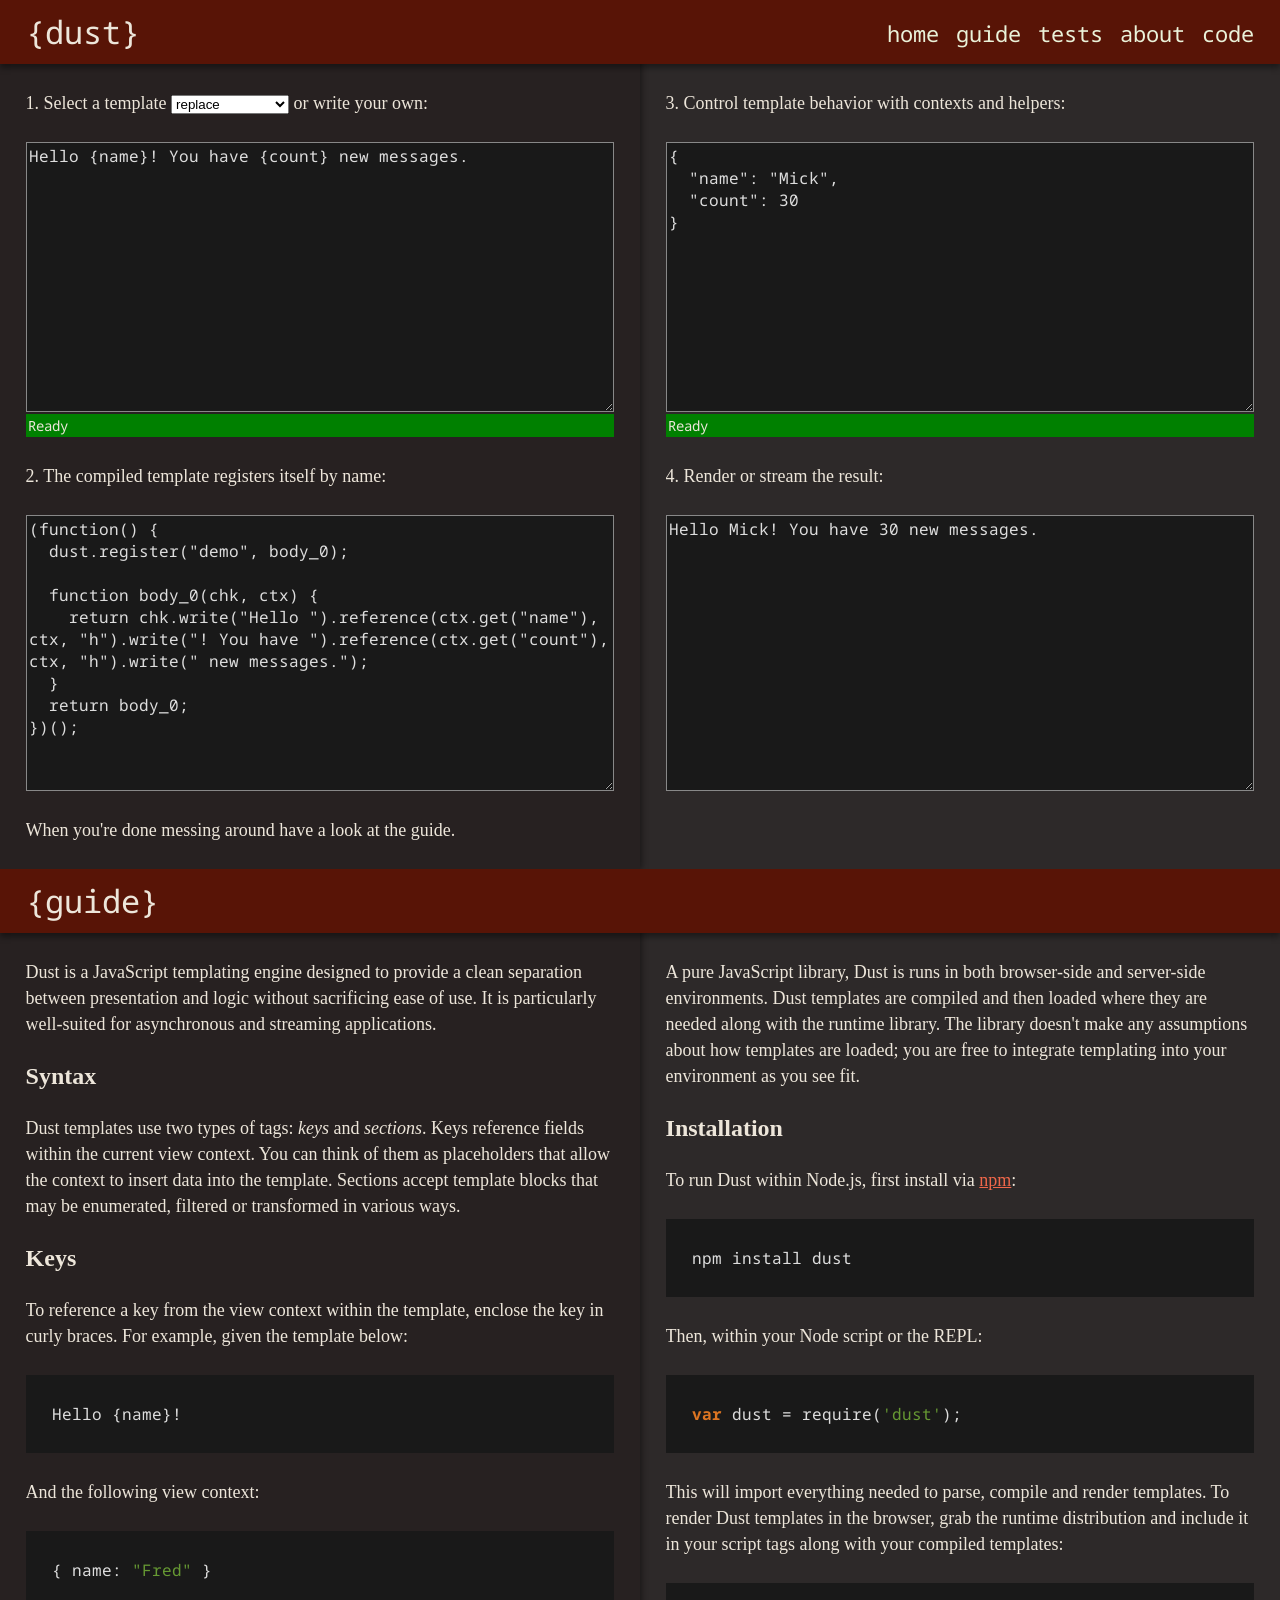
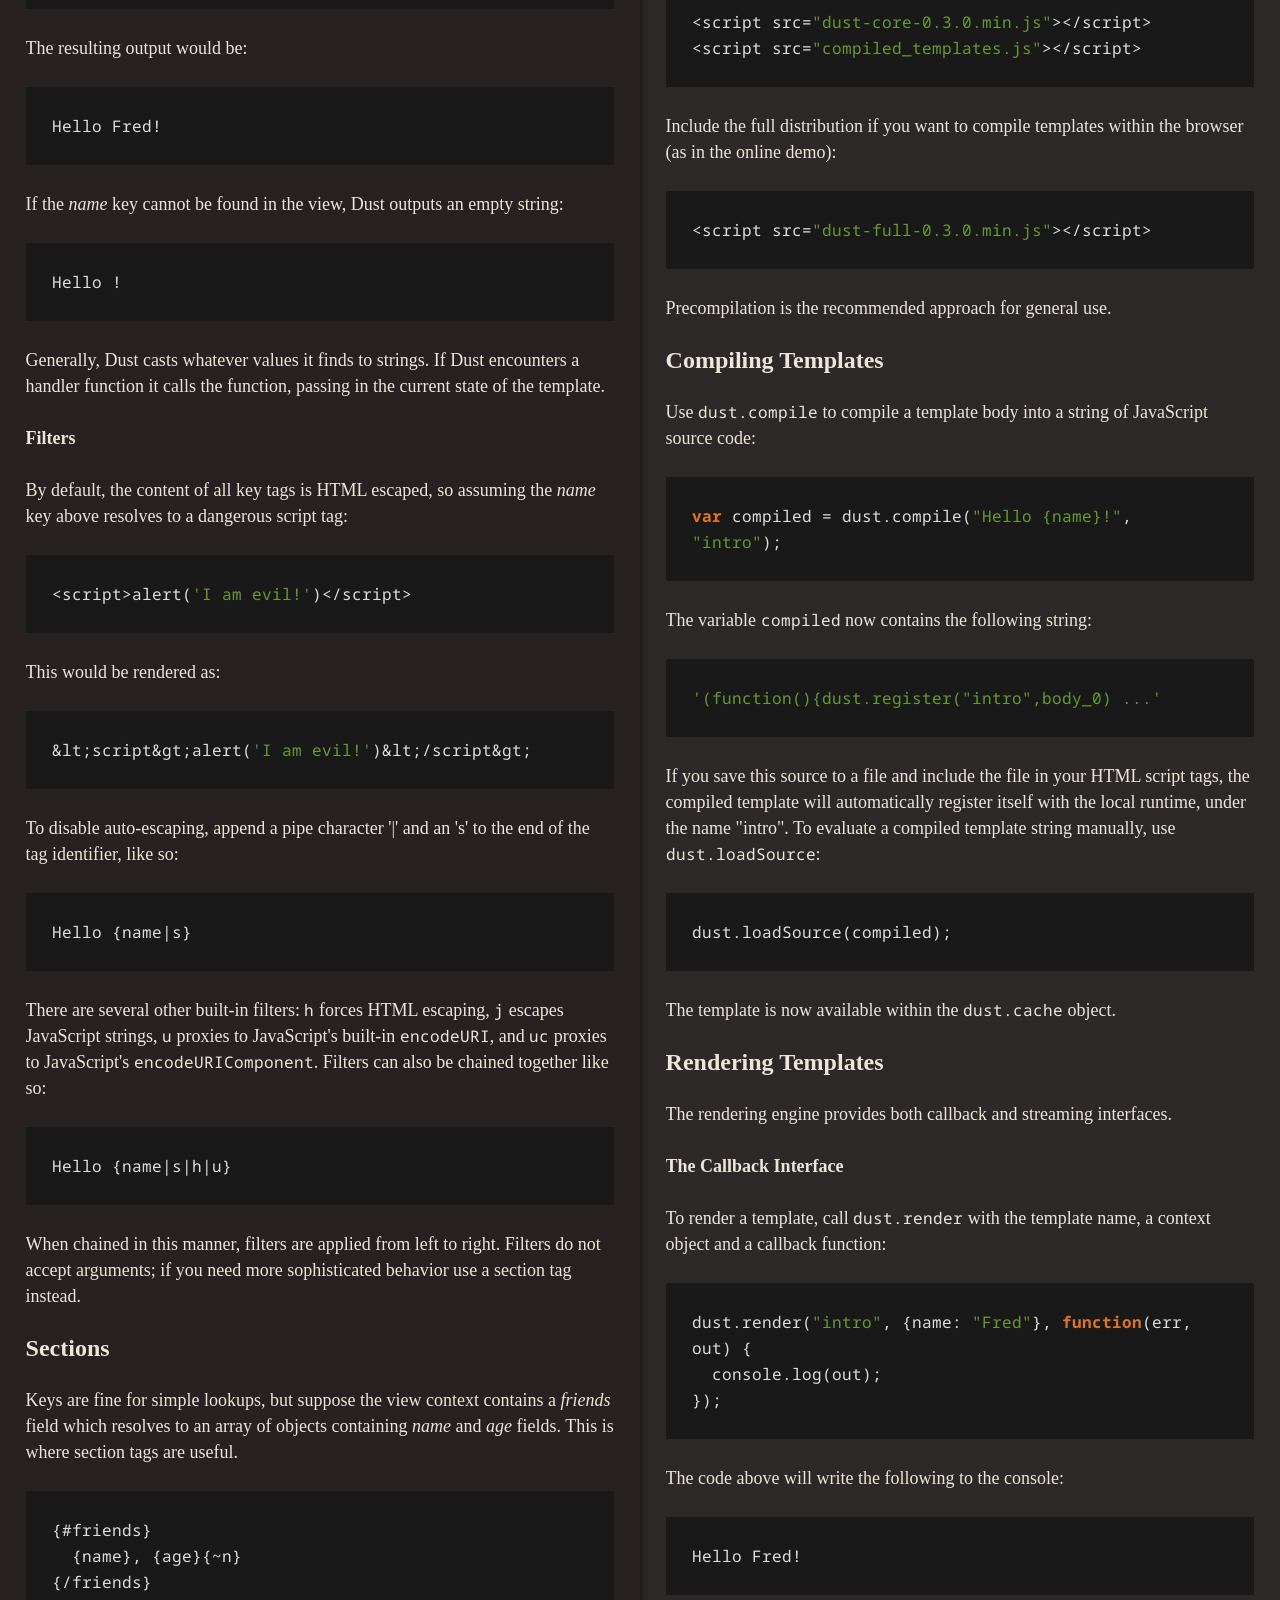
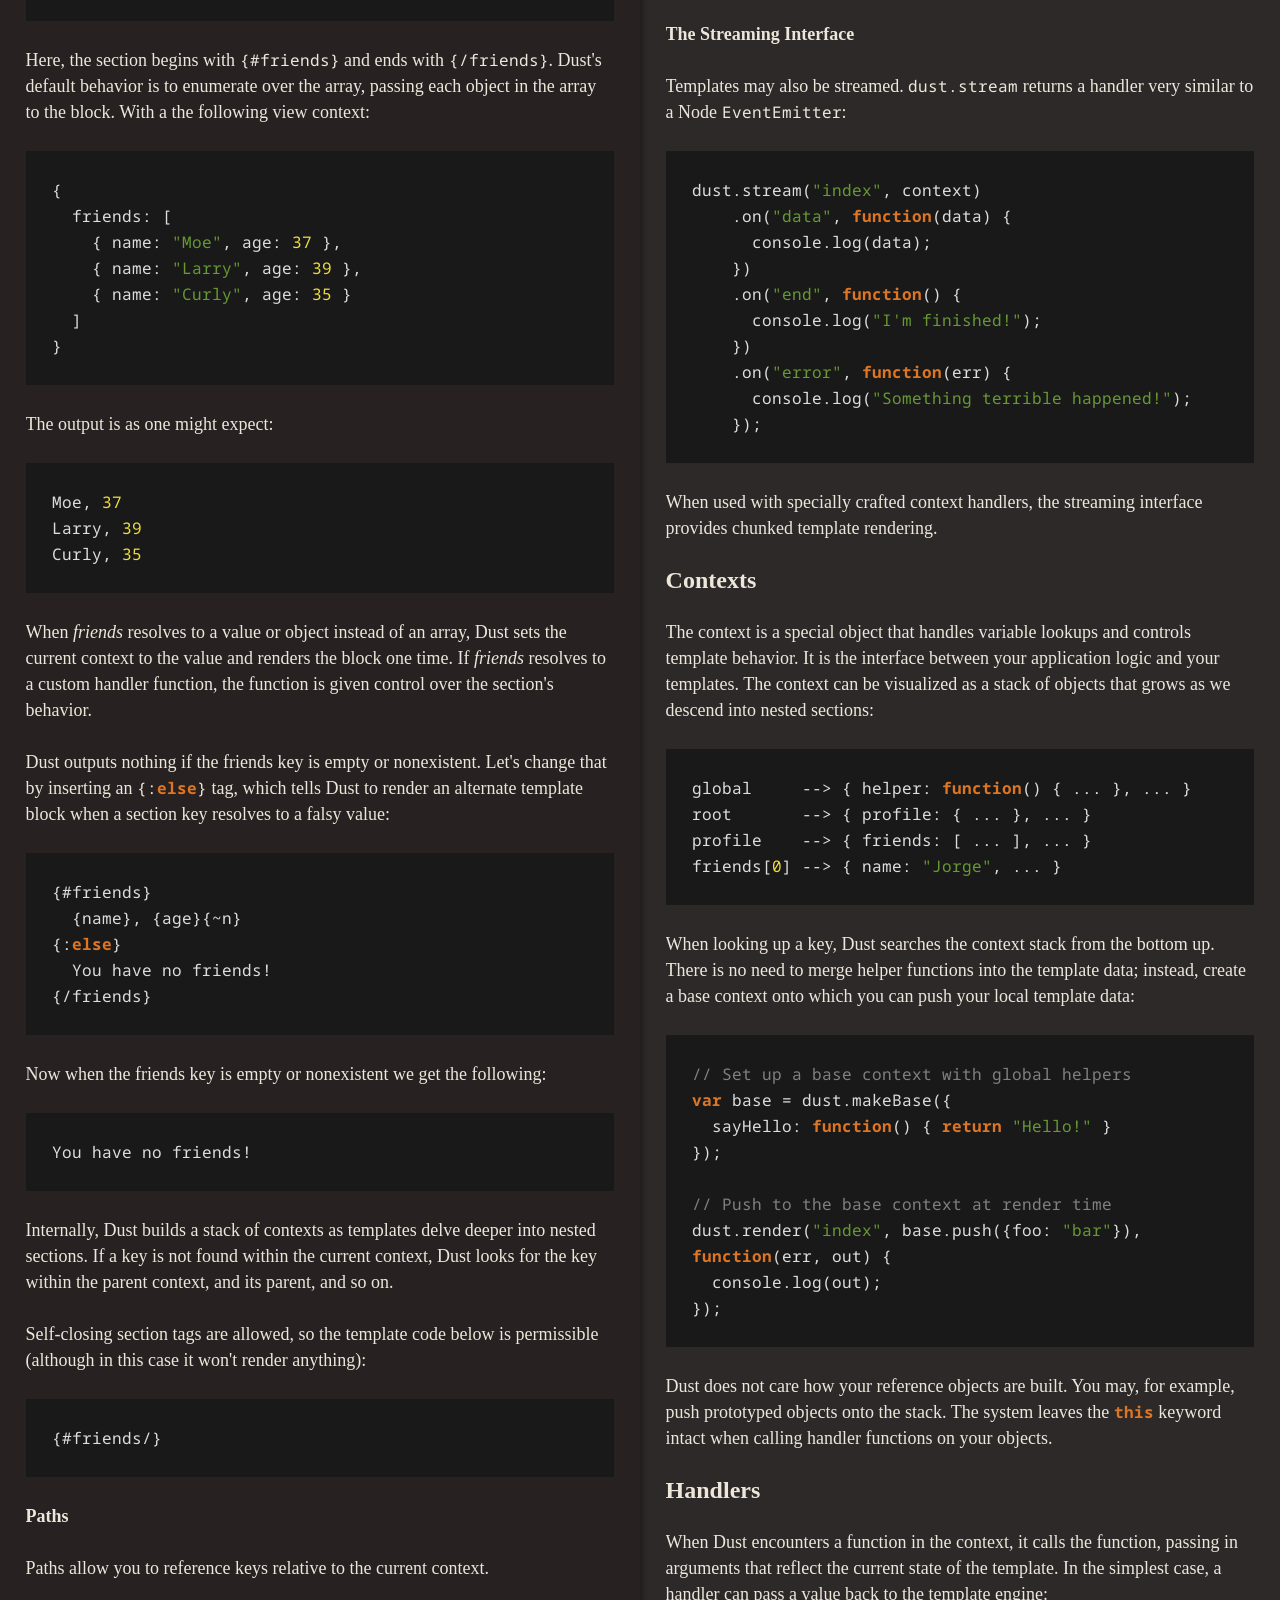
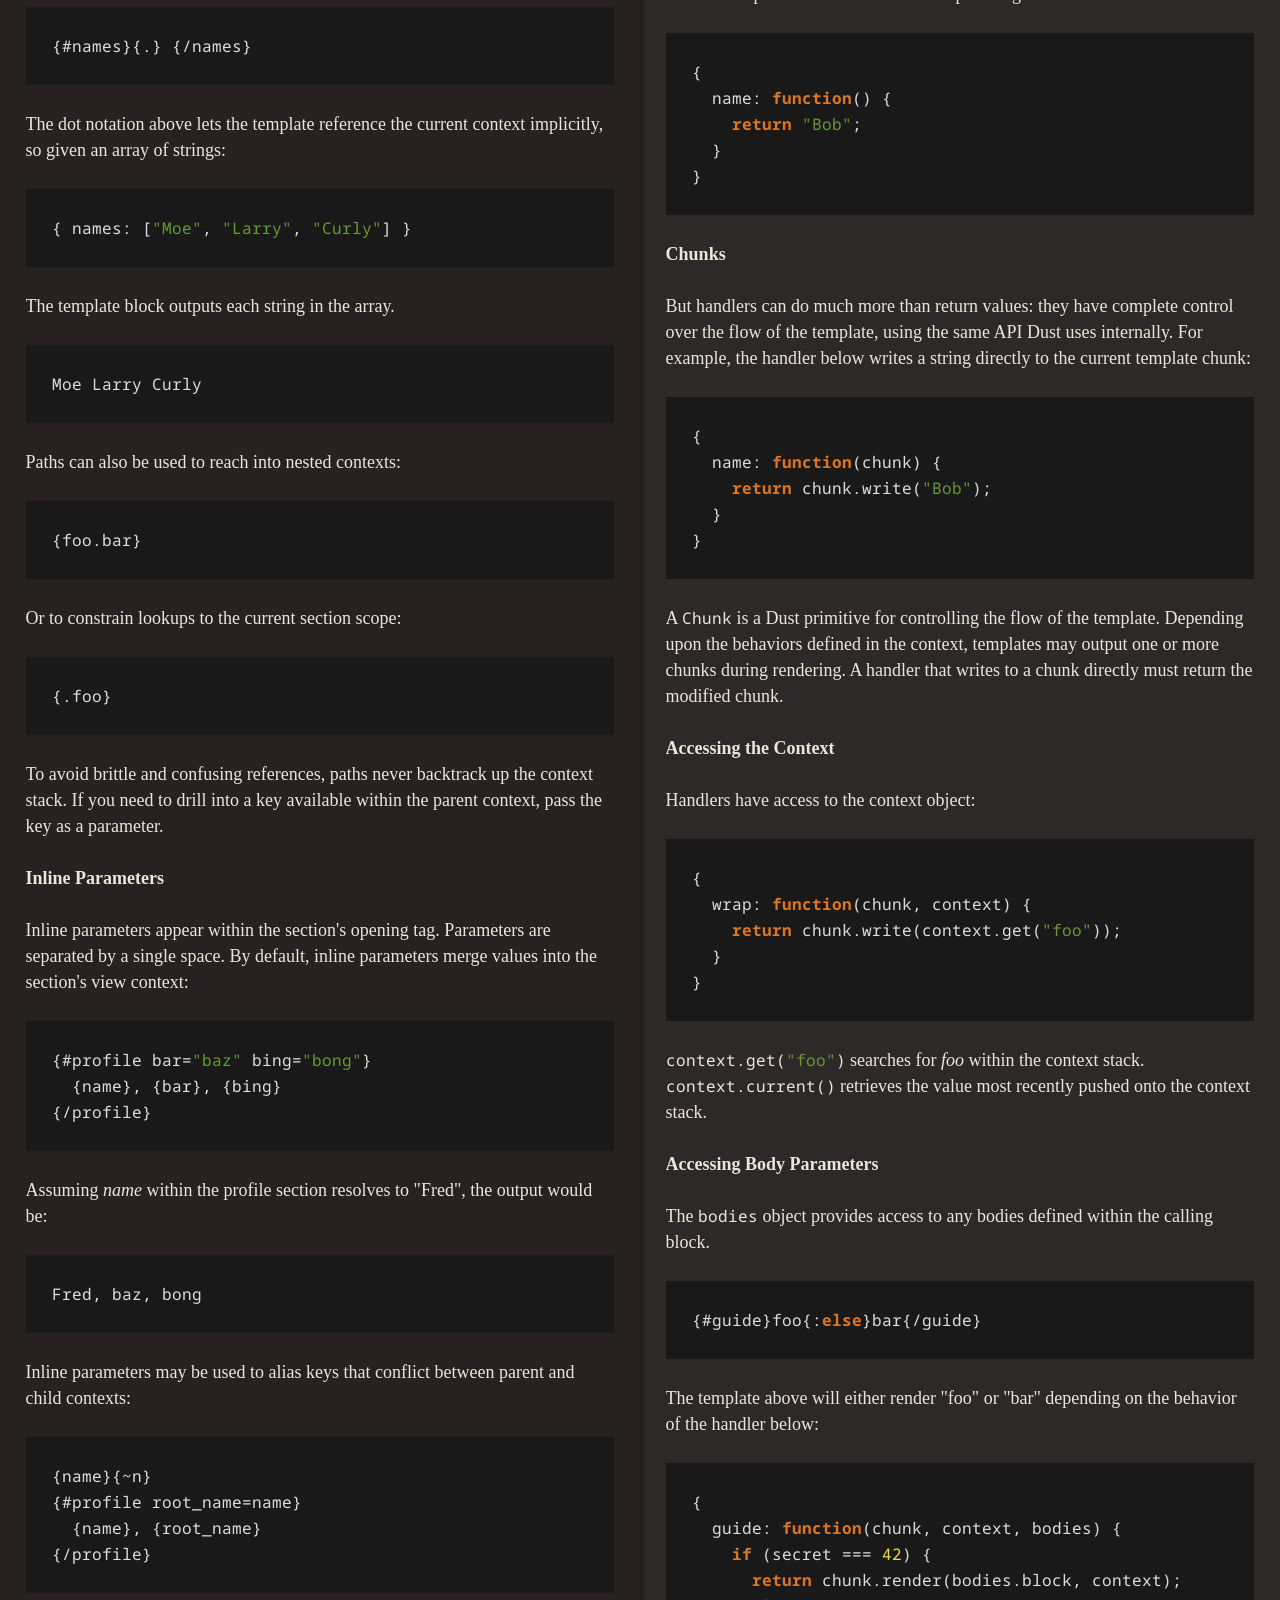
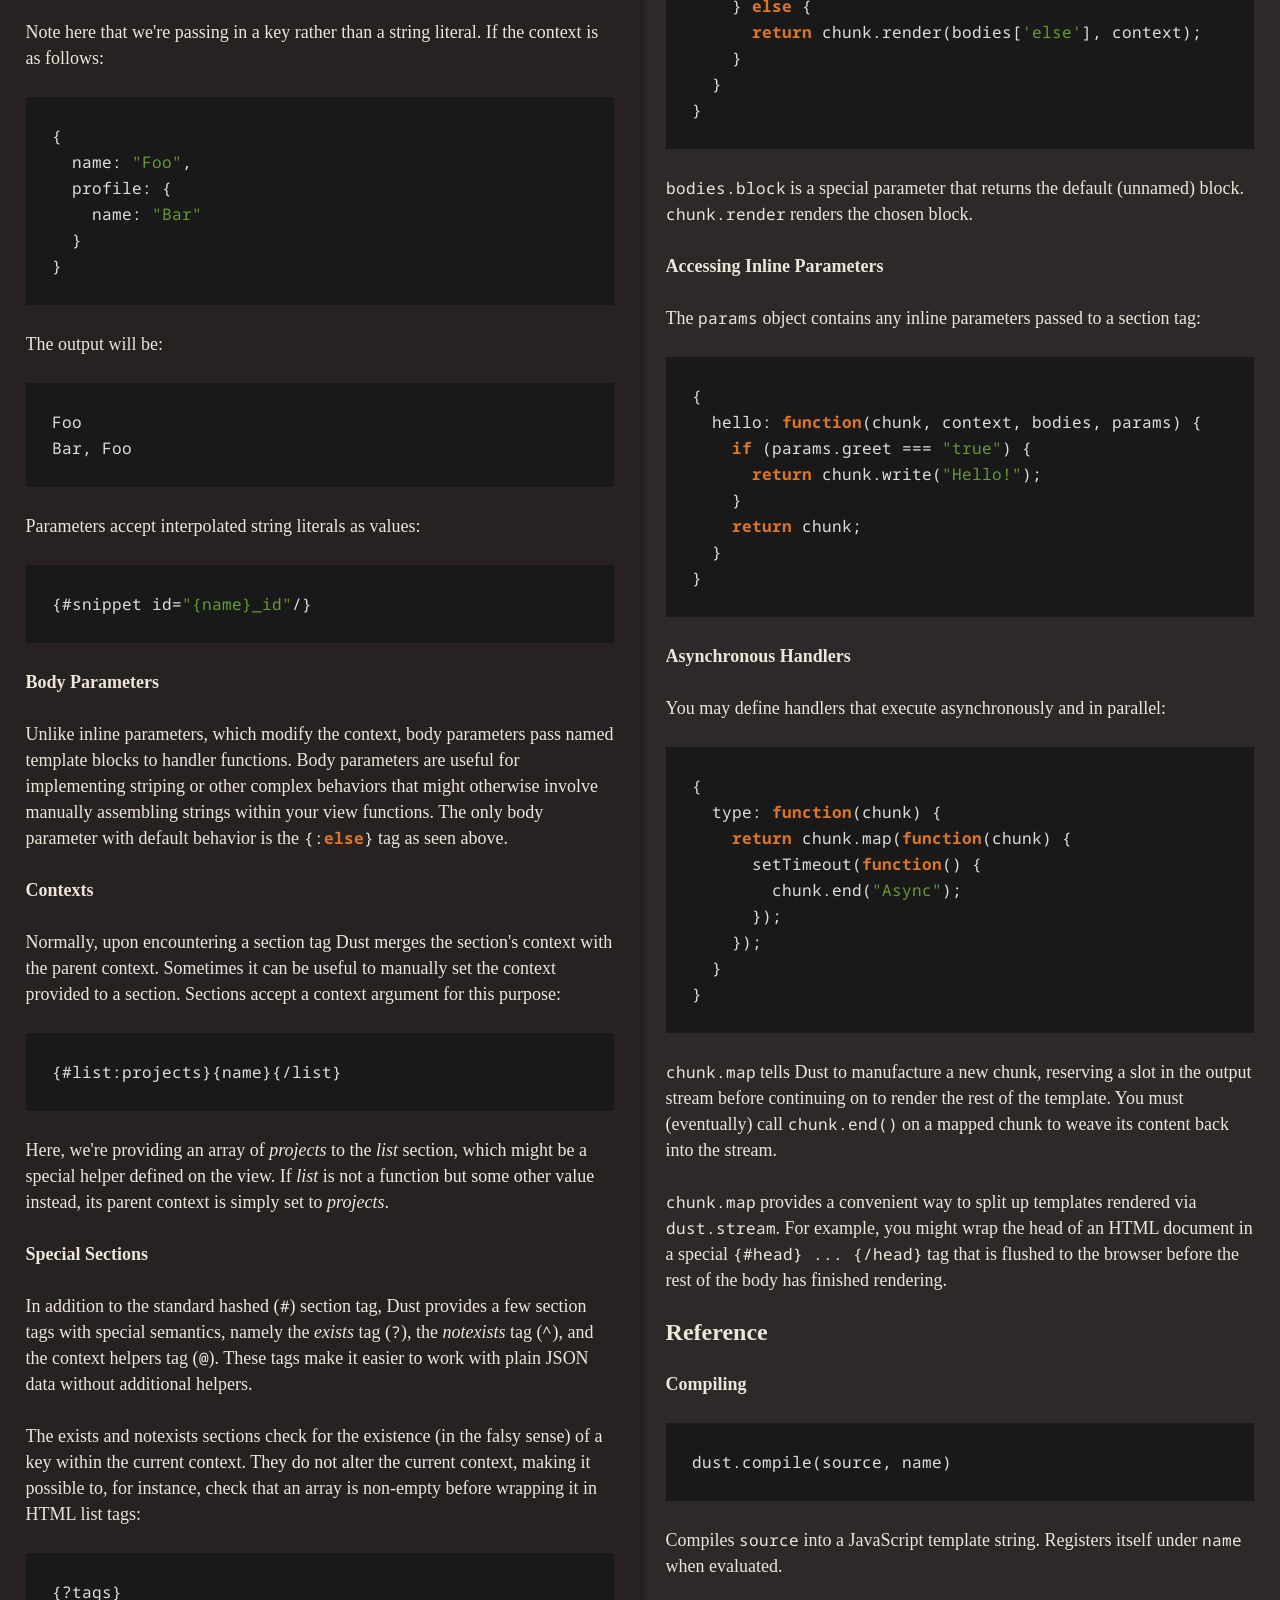
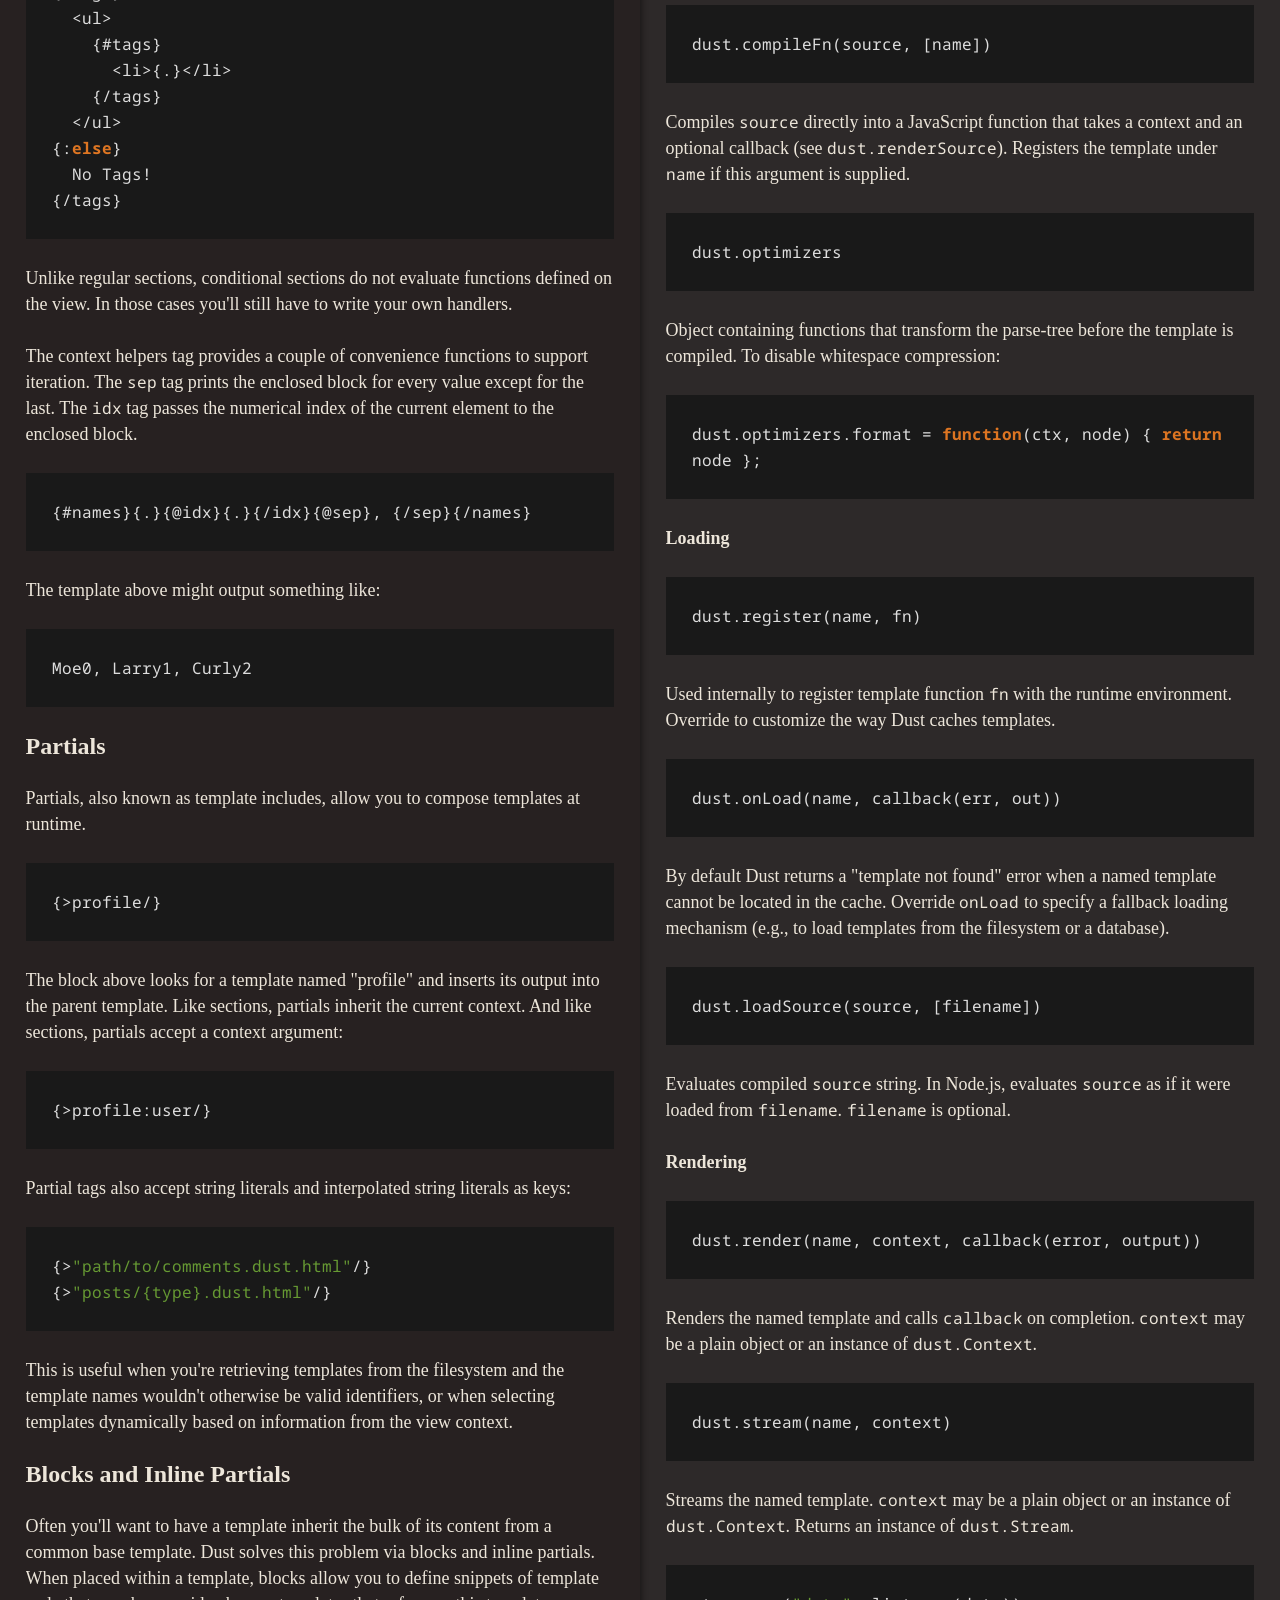
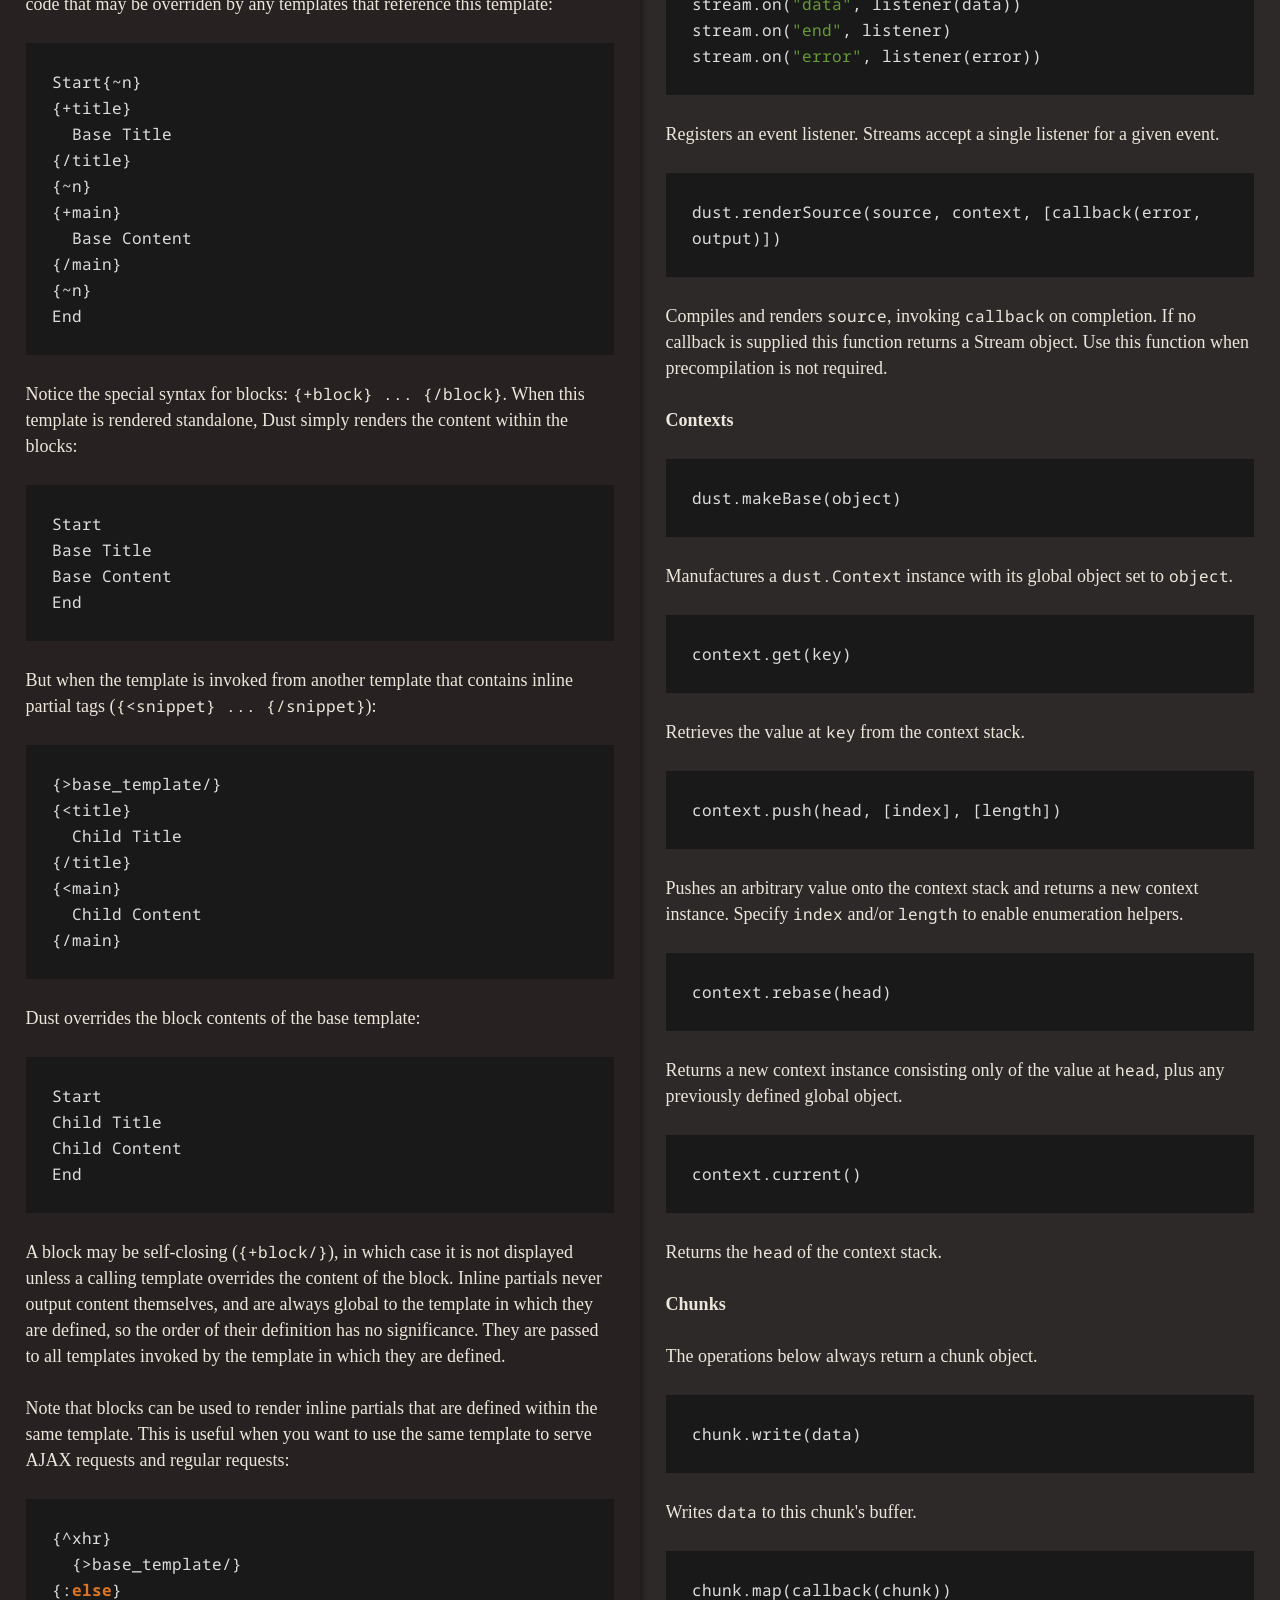
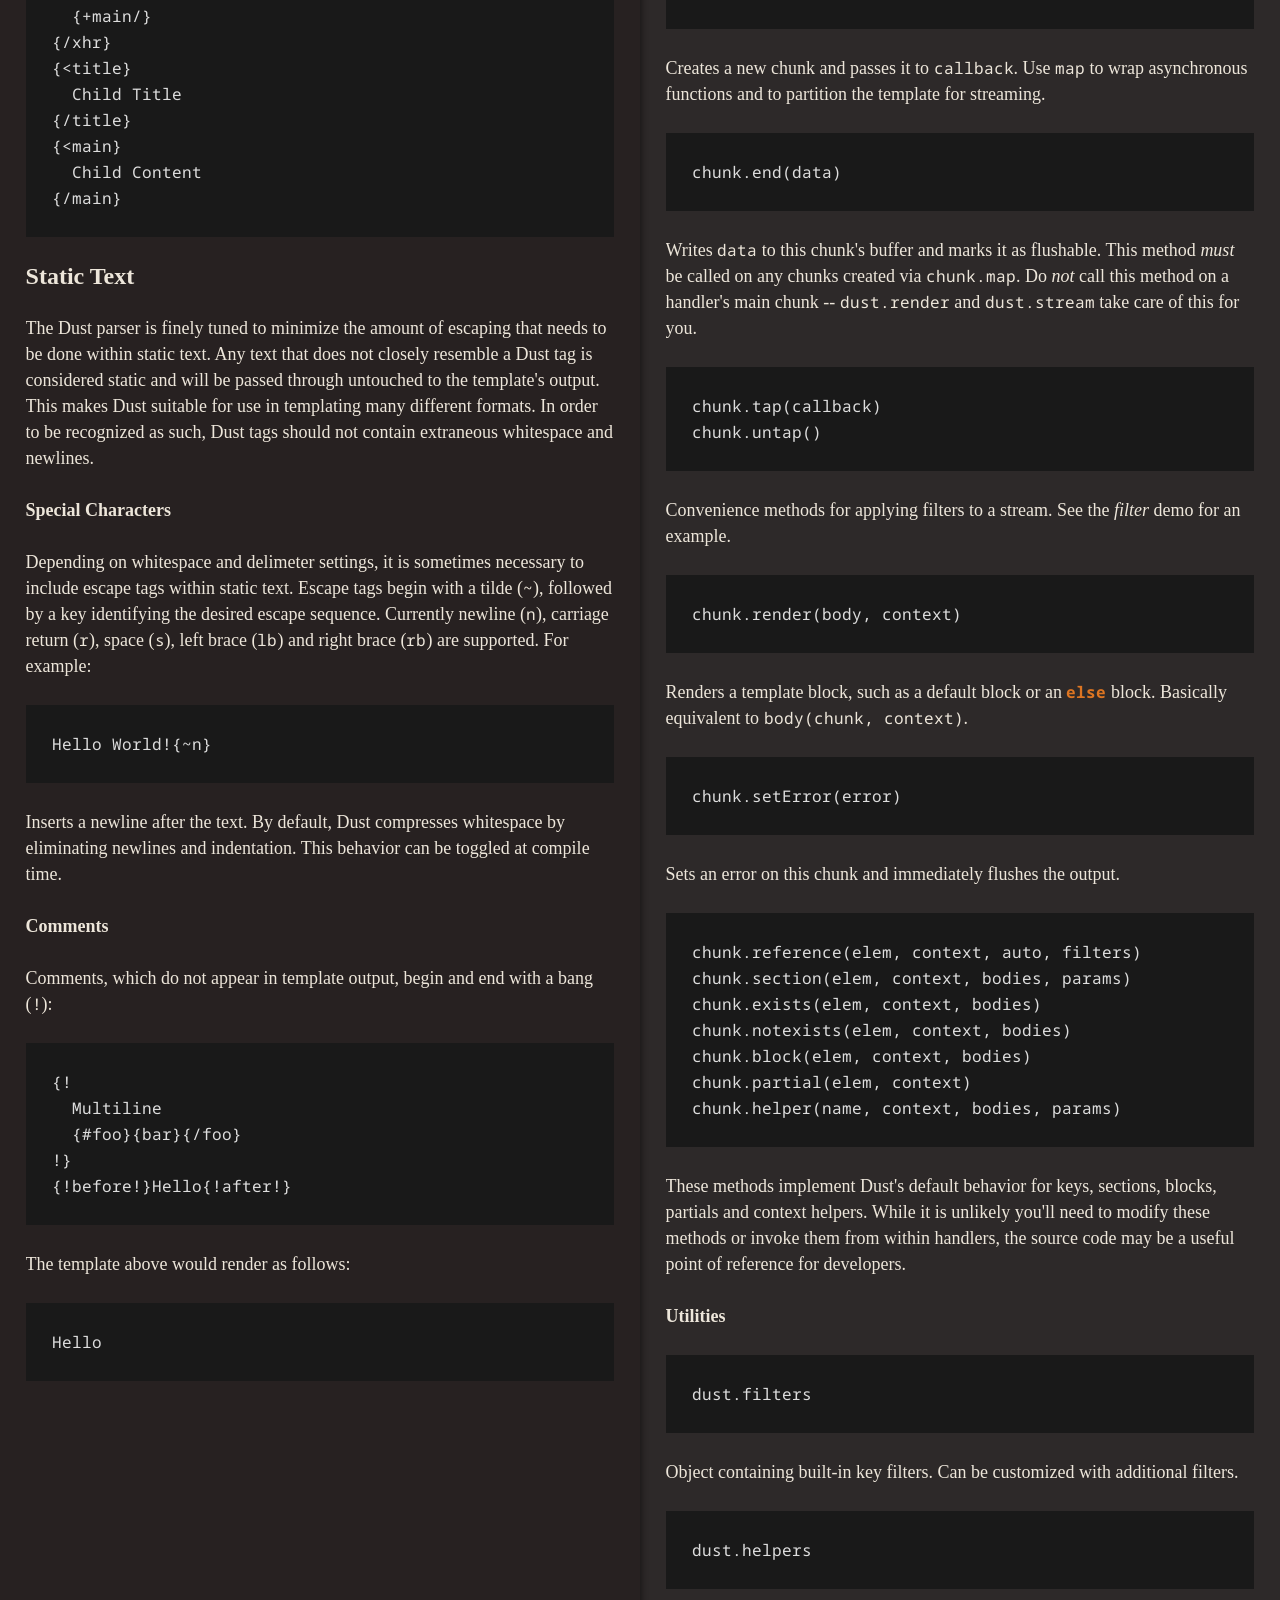
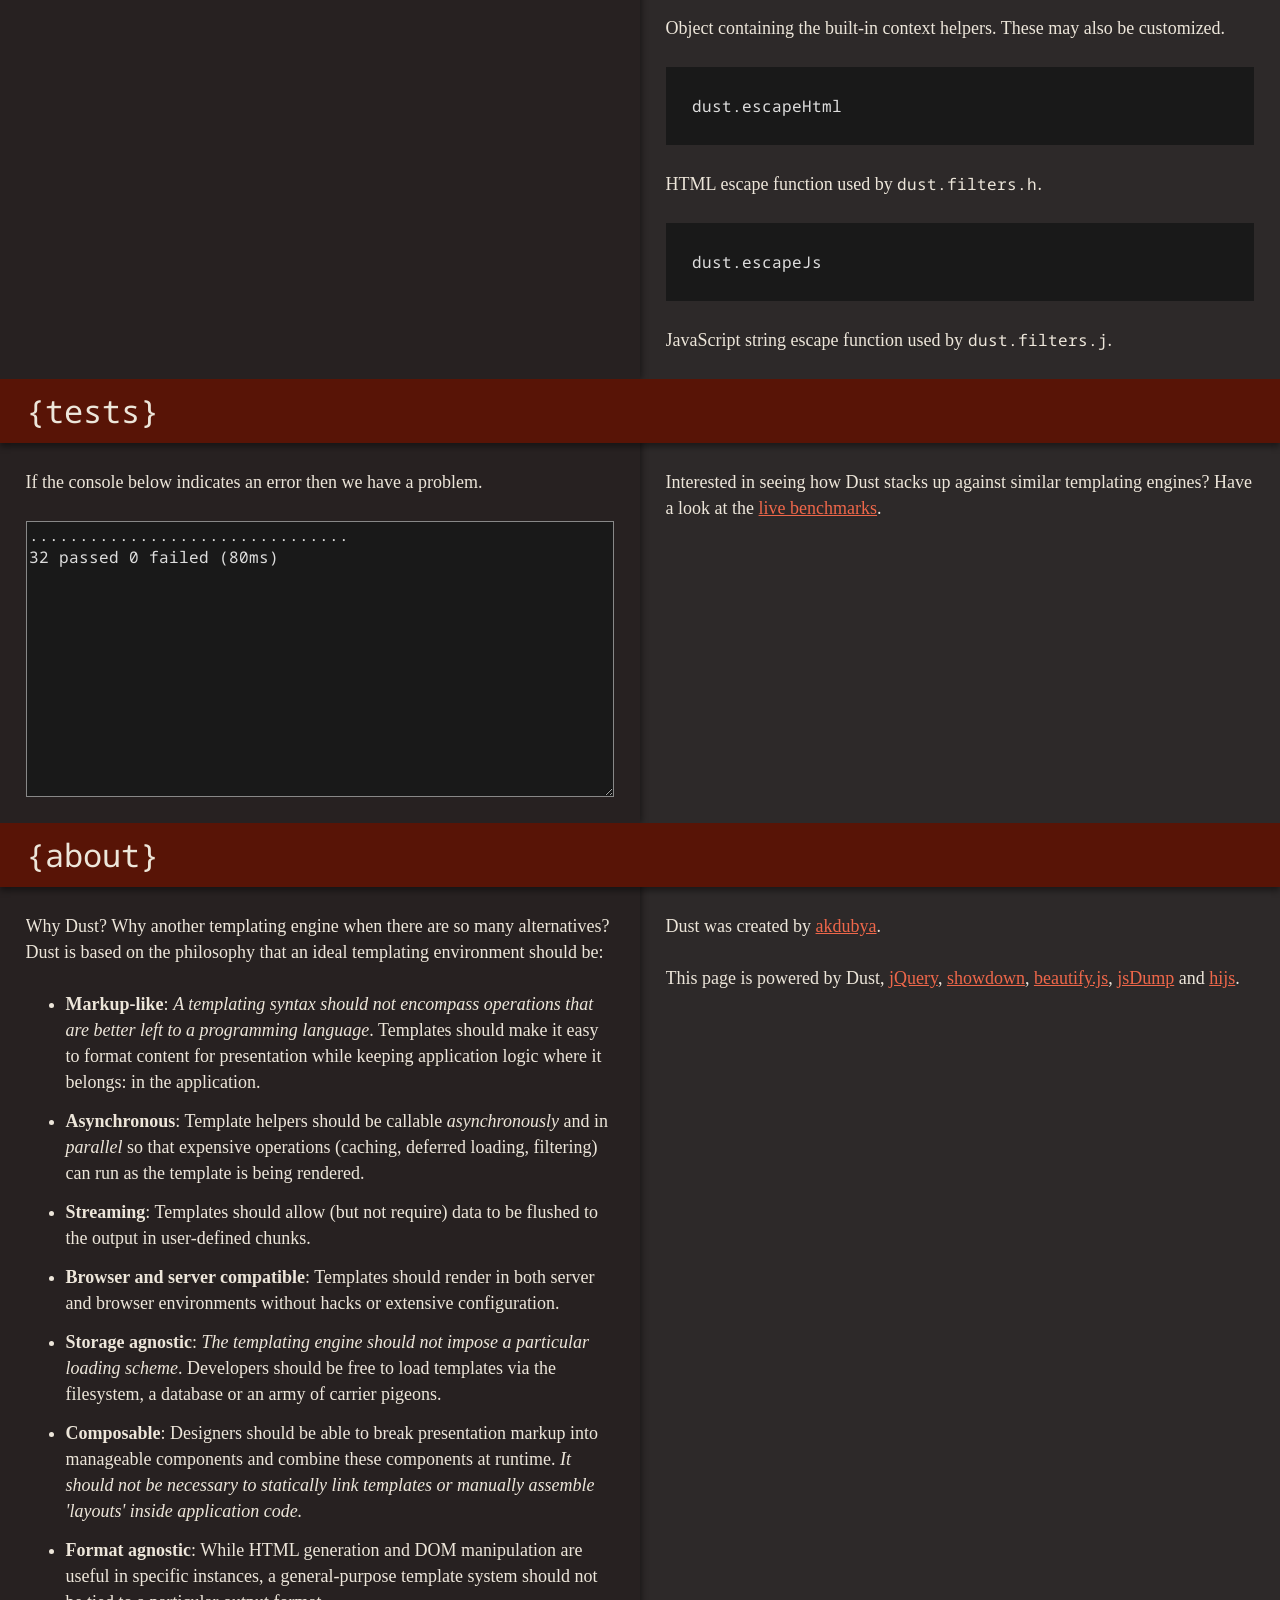
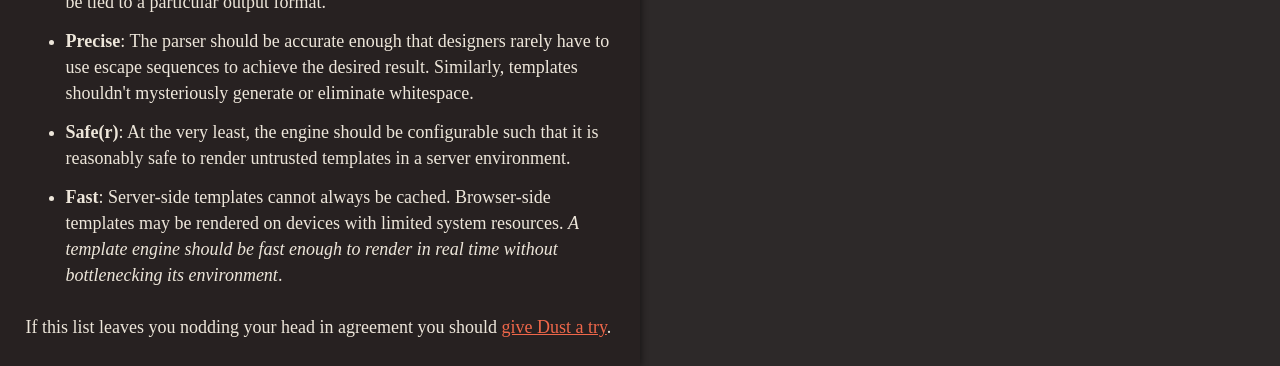
<file: couchapp/packages/dust/node_modules/dust/index.html>
<!DOCTYPE HTML><html><head><title>dust</title><meta http-equiv="Content-Type" content="text/html; charset=UTF-8"><link href="http://fonts.googleapis.com/css?family=Droid+Sans+Mono:regular&subset=latin" rel="stylesheet" type="text/css"><style type="text/css">body {
  font-family: 'Georgia', serif;
  font-size: 18px;
  margin: 0;
  padding: 0;
}

p, h4, h3, .content ul {
  line-height: 26px;
  margin-top: 26px;
  margin-bottom: 26px;
}

.content ul li {
  margin-top: 13px;
  margin-bottom: 13px;
}

h1, h2 {
  line-height: 48px;
  font-size: 32px;
  font-weight: normal;
  margin: 8px 0 8px 2%;
}

h3 {
  font-size: 24px;
}

h4 {
  font-size: 1em;
}

h1, h2, pre, code, .console, .status, #nav, #tagline {
  font-family: 'Droid Sans Mono', 'Bitstream Vera Sans Mono', 'DejaVu Sans Mono', Monaco, Courier, monospace;
}

a:link, a:visited {
  color: #ef674a;
}

p code {
  font-size: 16px;
  line-height: 16px;
}

pre, .console {
  background-color: #191919;
  white-space: pre-wrap;
  word-wrap: break-word;
}

.console {
  font-size: 16px;
  height: 270px;
  color: #dddddd;
  margin-top: 26px;
  margin-bottom: 26px;
  border: 1px solid #888;
  resize: auto;
  overflow: auto;
  padding: 2px;
}

textarea {
  width: 100%;
  display: block;
  -moz-box-sizing: border-box;
  -webkit-box-sizing: border-box;
}

#nav {
  position: fixed;
  top: 18px;
  right: 2%;
  font-size: 22px;
  z-index: 99;
}

#nav a:link, #nav a:visited {
  color: #eaf2d9;
}

#nav a {
  text-decoration: none;
  margin-left: 17px;
}

#nav a:last {
  margin: 0;
}

#tagline {
  position: absolute;
  display: none;
  top: 24px;
  font-size: 14px;
}

#guide pre {
  font-size: 16px;
  line-height: 26px;
  color: #dddddd;
  padding: 26px;
  margin: 26px 0;
}

#header, #demo {
  clear: both;
}

.ok {
  background-color: green;
}

.error {
  background-color: red;
}

.pending {
  background-color: yellow;
}

.status {
  font-size: 14px;
  padding: 2px;
  margin-top: -24px;
}

.header, .content {
  clear: both;
  width: 100%;
  overflow: hidden;
  color: #ede6da;
}

.header {
  clear: both;
  width: 100%;
  -webkit-box-shadow: 0px 4px 6px hsla(0, 0%, 0%, 0.4);
  -moz-box-shadow: 0px 4px 6px hsla(0, 0%, 0%, 0.4);
  background-color: #581406;
}

.content {
  background-color: #2d2929;
}

.left {
  float: left;
  width: 100%;
  position: relative;
  -webkit-box-shadow: 2px 0px 6px hsla(0, 0%, 0%, 0.4);
  -moz-box-shadow: 2px 0px 6px hsla(0, 0%, 0%, 0.4);
}

.content .left, .header .left {
  right: 50%;
}

.content .left {
  background-color: #272121;
}

.header, .col1, .col2 {
  float: left;
  position: relative;
  overflow: hidden;
}

.col1 {
  width: 96%;
  left: 2%;
}

.left .header {
  width: 100%;
  left: 50%;
}

.left .col1 {
  width: 46%;
  left: 52%;
}

.left .col2 {
  width: 46%;
  left: 56%;
}

.docked {
  position: fixed;
  width: 100%;
  top: 0;
  background-color: hsla(10, 87%, 18%, 0.80);
  z-index: 5;
}

code .keyword              { font-weight: bold; color: #dd7522 }
code .string, code .regexp { color: #669933 }
code .class, code .special {  }
code .number               { color: #eddd3d }
code .comment              { color: grey }</style><script src="vendor/ecma.js"></script><script src="vendor/jquery.min.js"></script><script src="vendor/jsdump.js"></script><script src="vendor/beautify.js"></script><script src="lib/dust.js"></script><script src="lib/parser.js"></script><script src="lib/compiler.js"></script><script src="test/examples.js"></script><script src="test/uutest.js"></script><script src="test/core.js"></script><script type="text/javascript">(function(){dust.register("select",body_0);function body_0(chk,ctx){return chk.write("<select style=\"clear: both;\">").section(ctx.get("examples"),ctx,{"block":body_1},null).write("</select>");}function body_1(chk,ctx){return chk.write("<option ").reference(ctx.get("selected"),ctx,"h").write(" value=\"").helper("idx",ctx,{"block":body_2},null).write("\">").reference(ctx.get("name"),ctx,"h").write("</option>");}function body_2(chk,ctx){return chk.reference(ctx.getPath(true,[]),ctx,"h");}return body_0;})();</script><script type="text/javascript">jsDump.parsers['function'] = function(fn) {
  return fn.toString();
}

function renderDemo() {
  var tmpl = dust.cache["demo"],
      source = $('#input-context').val();

  $('#output-text').empty();

  if (tmpl && source) {
    setPending('#input-context');
    setPending('#output-text');
    try {
      eval("var context = " + source + ";");
      if (typeof context === 'function') {
        context = context();
      }
      dust.stream("demo", context)
          .on('data', function(data) {
            $('#output-text').append(dust.escapeHtml(data));
          })
          .on('end', function() {
            setOkay('#input-context');
            setOkay('#output-text');
          })
          .on('error', function(err) {
            setError('#input-context', err);
          });
    } catch(err) {
      setError('#input-context', err);
    }
  }
}

function setOkay(sel) {
  $(sel).next()
  .removeClass('pending')
  .addClass('ok')
  .html('Ready');
}

function setPending(sel) {
  $(sel).next()
  .removeClass('ok')
  .removeClass('error')
  .addClass('pending')
  .html('Pending');
}

function setError(sel, err) {
  $(sel).next()
  .removeClass('pending')
  .addClass('error')
  .html(err.toString());
}

function dump(obj) {
  return js_beautify(jsDump.parse(obj), {
    indent_size: 2
  });
}

function runSuite() {
  var suite = new uutest.Suite({
    start: function() {
      $('#test-console').empty();
    },
    pass: function() {
      $('#test-console').append(".");
    },
    fail: function() {
      $('#test-console').append("F");
    },
    done: function(passed, failed, elapsed) {
      $('#test-console').append("\n");
      $('#test-console').append(passed + " passed " + failed + " failed " + "(" + elapsed + "ms)");
      this.errors.forEach(function(err) {
        $('#test-console').append("\n");
        $('#test-console').append(dust.escapeHtml(dumpError(err)));
      });
    }
  });
  coreSetup(suite, dustExamples.slice(1), dust);
  suite.run();
}

function dumpError(err) {
  var out = err.testName + " -> ";
  if (!err.message) {
    err.message = jsDump.parse(err.expected)
    + " " + err.operator + " " + jsDump.parse(err.actual);
  }
  return out + err.stack;
}

$(document).ready(function() {

  dustExamples.forEach(function(ex) {
    dust.loadSource(dust.compile(ex.source, ex.name));
  });

  runSuite();

  $('#tagline').empty().show().css({left: ($(window).width() * .02) + 125});
  dust.loadSource(dust.compile(dustExamples[0].source, "intro"));
  dust.stream("intro", dustExamples[0].context())
      .on('data', function(data) {
        $('#tagline').append(data);
      })
      .on('end', function() {
        $('#tagline').delay(500).fadeOut('slow');
      });

  dust.render("select", {
    examples: dustExamples,
    selected: function(chk, ctx) {
      if (ctx.current().name === "replace") return "selected";
    }
  }, function(err, output) {
    $('#select').html(output);
  });

  $('#select > select').change(function() {
    var idx = $(this).val();
    $('#input-source').val(dustExamples[idx].source);
    $('#input-context').val(dump(dustExamples[idx].context));
    $('#input-source').change();
  });

  $('#input-source').change(function() {
    setPending('#input-source');
    try {
      var compiled = dust.compile($(this).val(), "demo");
      dust.loadSource(compiled);
      $('#output-js').text(js_beautify(compiled, {
        indent_size: 2
      }));
      setOkay('#input-source');
    } catch(err) {
      setError('#input-source', err);
      return;
    }
    renderDemo();
  });

  $('#input-context').change(renderDemo);

  var sections = $("body > div");
  var cur_id;

  $(window).scroll(function() {
    var scrollTop = $(window).scrollTop();

    if (scrollTop === 0) {
      cur_id = undefined;
      $('.docked').remove();
      return;
    }

    sections.each(function(idx, section) {
      var sectionTop = section.offsetTop,
          sectionBottom = sectionTop + section.offsetHeight;

      if (scrollTop >= sectionTop && scrollTop < sectionBottom) {
        var $hdr = $(section).find('.header').clone();
        if (section.id !== cur_id) {
          cur_id = section.id;
          $('.docked').remove();
          $hdr.appendTo('body');
          $hdr.addClass('docked');
        }
        return false;
      }
    });
  });

  $('#select > select').change();
  $(window).scroll();

});</script></head><body><div id="dust" class="content"><div class="left"><div class="header"><h1>{dust}</h1><span id="tagline">asynchronous streaming templates for the browser and node.js</span></div><div id="nav"><a href="#dust">home</a><a href="#guide">guide</a><a href="#tests">tests</a><a href="#about">about</a><a href="http://github.com/akdubya/dustjs">code</a></div><div class="col1"><p>1. Select a template <span id="select"></span> or write your own:</p><textarea id="input-source" class="console"></textarea><div class="status ok">Ready</div><p>2. The compiled template registers itself by name:</p><pre class="console"><code id="output-js"></code></pre><p>When you're done messing around have a look at the guide.</p></div><div class="col2"><p>3. Control template behavior with contexts and helpers:</p><textarea id="input-context" class="console"></textarea><div class="status ok">Ready</div><p>4. Render or stream the result:</p><pre id="output-text" class="console"></pre></div></div></div><div id="guide" class="content"><div class="left"><div class="header"><h2>{guide}</h2></div><div id="syntax" class="col1"><p>Dust is a JavaScript templating engine designed to provide a clean separation between presentation and logic without sacrificing ease of use. It is particularly well-suited for asynchronous and streaming applications.</p>

<h3>Syntax</h3>

<p>Dust templates use two types of tags: <em>keys</em> and <em>sections</em>. Keys reference fields within the current view context. You can think of them as placeholders that allow the context to insert data into the template. Sections accept template blocks that may be enumerated, filtered or transformed in various ways.</p>

<h3>Keys</h3>

<p>To reference a key from the view context within the template, enclose the key in curly braces. For example, given the template below:</p>

<pre><code>Hello {name}!
</code></pre>

<p>And the following view context:</p>

<pre><code>{ name: "Fred" }
</code></pre>

<p>The resulting output would be:</p>

<pre><code>Hello Fred!
</code></pre>

<p>If the <em>name</em> key cannot be found in the view, Dust outputs an empty string:</p>

<pre><code>Hello !
</code></pre>

<p>Generally, Dust casts whatever values it finds to strings. If Dust encounters a handler function it calls the function, passing in the current state of the template.</p>

<h4>Filters</h4>

<p>By default, the content of all key tags is HTML escaped, so assuming the <em>name</em> key above resolves to a dangerous script tag:</p>

<pre><code>&lt;script&gt;alert('I am evil!')&lt;/script&gt;
</code></pre>

<p>This would be rendered as:</p>

<pre><code>&amp;lt;script&amp;gt;alert('I am evil!')&amp;lt;/script&amp;gt;
</code></pre>

<p>To disable auto-escaping, append a pipe character '|' and an 's' to the end of the tag identifier, like so:</p>

<pre><code>Hello {name|s}
</code></pre>

<p>There are several other built-in filters: <code>h</code> forces HTML escaping, <code>j</code> escapes JavaScript strings, <code>u</code> proxies to JavaScript's built-in <code>encodeURI</code>, and <code>uc</code> proxies to JavaScript's <code>encodeURIComponent</code>. Filters can also be chained together like so:</p>

<pre><code>Hello {name|s|h|u}
</code></pre>

<p>When chained in this manner, filters are applied from left to right. Filters do not accept arguments; if you need more sophisticated behavior use a section tag instead.</p>

<h3>Sections</h3>

<p>Keys are fine for simple lookups, but suppose the view context contains a <em>friends</em> field which resolves to an array of objects containing <em>name</em> and <em>age</em> fields. This is where section tags are useful.</p>

<pre><code>{#friends}
  {name}, {age}{~n}
{/friends}
</code></pre>

<p>Here, the section begins with <code>{#friends}</code> and ends with <code>{/friends}</code>. Dust's default behavior is to enumerate over the array, passing each object in the array to the block. With a the following view context:</p>

<pre><code>{
  friends: [
    { name: "Moe", age: 37 },
    { name: "Larry", age: 39 },
    { name: "Curly", age: 35 }
  ]
}
</code></pre>

<p>The output is as one might expect:</p>

<pre><code>Moe, 37
Larry, 39
Curly, 35
</code></pre>

<p>When <em>friends</em> resolves to a value or object instead of an array, Dust sets the current context to the value and renders the block one time. If <em>friends</em> resolves to a custom handler function, the function is given control over the section's behavior.</p>

<p>Dust outputs nothing if the friends key is empty or nonexistent. Let's change that by inserting an <code>{:else}</code> tag, which tells Dust to render an alternate template block when a section key resolves to a falsy value:</p>

<pre><code>{#friends}
  {name}, {age}{~n}
{:else}
  You have no friends!
{/friends}
</code></pre>

<p>Now when the friends key is empty or nonexistent we get the following:</p>

<pre><code>You have no friends!
</code></pre>

<p>Internally, Dust builds a stack of contexts as templates delve deeper into nested sections. If a key is not found within the current context, Dust looks for the key within the parent context, and its parent, and so on.</p>

<p>Self-closing section tags are allowed, so the template code below is permissible (although in this case it won't render anything):</p>

<pre><code>{#friends/}
</code></pre>

<h4>Paths</h4>

<p>Paths allow you to reference keys relative to the current context. </p>

<pre><code>{#names}{.} {/names}
</code></pre>

<p>The dot notation above lets the template reference the current context implicitly, so given an array of strings:</p>

<pre><code>{ names: ["Moe", "Larry", "Curly"] }
</code></pre>

<p>The template block outputs each string in the array.</p>

<pre><code>Moe Larry Curly 
</code></pre>

<p>Paths can also be used to reach into nested contexts:</p>

<pre><code>{foo.bar}
</code></pre>

<p>Or to constrain lookups to the current section scope:</p>

<pre><code>{.foo}
</code></pre>

<p>To avoid brittle and confusing references, paths never backtrack up the context stack. If you need to drill into a key available within the parent context, pass the key as a parameter.</p>

<h4>Inline Parameters</h4>

<p>Inline parameters appear within the section's opening tag. Parameters are separated by a single space. By default, inline parameters merge values into the section's view context:</p>

<pre><code>{#profile bar="baz" bing="bong"}
  {name}, {bar}, {bing}
{/profile}
</code></pre>

<p>Assuming <em>name</em> within the profile section resolves to "Fred", the output would be:</p>

<pre><code>Fred, baz, bong
</code></pre>

<p>Inline parameters may be used to alias keys that conflict between parent and child contexts:</p>

<pre><code>{name}{~n}
{#profile root_name=name}
  {name}, {root_name}
{/profile}
</code></pre>

<p>Note here that we're passing in a key rather than a string literal. If the context is as follows:</p>

<pre><code>{
  name: "Foo",
  profile: {
    name: "Bar"
  }
}
</code></pre>

<p>The output will be:</p>

<pre><code>Foo
Bar, Foo
</code></pre>

<p>Parameters accept interpolated string literals as values:</p>

<pre><code>{#snippet id="{name}_id"/}
</code></pre>

<h4>Body Parameters</h4>

<p>Unlike inline parameters, which modify the context, body parameters pass named template blocks to handler functions. Body parameters are useful for implementing striping or other complex behaviors that might otherwise involve manually assembling strings within your view functions. The only body parameter with default behavior is the <code>{:else}</code> tag as seen above.</p>

<h4>Contexts</h4>

<p>Normally, upon encountering a section tag Dust merges the section's context with the parent context. Sometimes it can be useful to manually set the context provided to a section. Sections accept a context argument for this purpose:</p>

<pre><code>{#list:projects}{name}{/list}
</code></pre>

<p>Here, we're providing an array of <em>projects</em> to the <em>list</em> section, which might be a special helper defined on the view. If <em>list</em> is not a function but some other value instead, its parent context is simply set to <em>projects</em>.</p>

<h4>Special Sections</h4>

<p>In addition to the standard hashed (<code>#</code>) section tag, Dust provides a few section tags with special semantics, namely the <em>exists</em> tag (<code>?</code>), the <em>notexists</em> tag (<code>^</code>), and the context helpers tag (<code>@</code>). These tags make it easier to work with plain JSON data without additional helpers.</p>

<p>The exists and notexists sections check for the existence (in the falsy sense) of a key within the current context. They do not alter the current context, making it possible to, for instance, check that an array is non-empty before wrapping it in HTML list tags:</p>

<pre><code>{?tags}
  &lt;ul&gt;
    {#tags}
      &lt;li&gt;{.}&lt;/li&gt;
    {/tags}
  &lt;/ul&gt;
{:else}
  No Tags!
{/tags}
</code></pre>

<p>Unlike regular sections, conditional sections do not evaluate functions defined on the view. In those cases you'll still have to write your own handlers.</p>

<p>The context helpers tag provides a couple of convenience functions to support iteration. The <code>sep</code> tag prints the enclosed block for every value except for the last. The <code>idx</code> tag passes the numerical index of the current element to the enclosed block.</p>

<pre><code>{#names}{.}{@idx}{.}{/idx}{@sep}, {/sep}{/names}
</code></pre>

<p>The template above might output something like:</p>

<pre><code>Moe0, Larry1, Curly2
</code></pre>

<h3>Partials</h3>

<p>Partials, also known as template includes, allow you to compose templates at runtime.</p>

<pre><code>{&gt;profile/}
</code></pre>

<p>The block above looks for a template named "profile" and inserts its output into the parent template. Like sections, partials inherit the current context. And like sections, partials accept a context argument:</p>

<pre><code>{&gt;profile:user/}
</code></pre>

<p>Partial tags also accept string literals and interpolated string literals as keys:</p>

<pre><code>{&gt;"path/to/comments.dust.html"/}
{&gt;"posts/{type}.dust.html"/}
</code></pre>

<p>This is useful when you're retrieving templates from the filesystem and the template names wouldn't otherwise be valid identifiers, or when selecting templates dynamically based on information from the view context.</p>

<h3>Blocks and Inline Partials</h3>

<p>Often you'll want to have a template inherit the bulk of its content from a common base template. Dust solves this problem via blocks and inline partials. When placed within a template, blocks allow you to define snippets of template code that may be overriden by any templates that reference this template:</p>

<pre><code>Start{~n}
{+title}
  Base Title
{/title}
{~n}
{+main}
  Base Content
{/main}
{~n}
End
</code></pre>

<p>Notice the special syntax for blocks: <code>{+block} ... {/block}</code>. When this template is rendered standalone, Dust simply renders the content within the blocks:</p>

<pre><code>Start
Base Title
Base Content
End
</code></pre>

<p>But when the template is invoked from another template that contains inline partial tags (<code>{&lt;snippet} ... {/snippet}</code>):</p>

<pre><code>{&gt;base_template/}
{&lt;title}
  Child Title
{/title}
{&lt;main}
  Child Content
{/main}
</code></pre>

<p>Dust overrides the block contents of the base template:</p>

<pre><code>Start
Child Title
Child Content
End
</code></pre>

<p>A block may be self-closing (<code>{+block/}</code>), in which case it is not displayed unless a calling template overrides the content of the block. Inline partials never output content themselves, and are always global to the template in which they are defined, so the order of their definition has no significance. They are passed to all templates invoked by the template in which they are defined.</p>

<p>Note that blocks can be used to render inline partials that are defined within the same template. This is useful when you want to use the same template to serve AJAX requests and regular requests:</p>

<pre><code>{^xhr}
  {&gt;base_template/}
{:else}
  {+main/}
{/xhr}
{&lt;title}
  Child Title
{/title}
{&lt;main}
  Child Content
{/main}
</code></pre>

<h3>Static Text</h3>

<p>The Dust parser is finely tuned to minimize the amount of escaping that needs to be done within static text. Any text that does not closely resemble a Dust tag is considered static and will be passed through untouched to the template's output. This makes Dust suitable for use in templating many different formats. In order to be recognized as such, Dust tags should not contain extraneous whitespace and newlines.</p>

<h4>Special Characters</h4>

<p>Depending on whitespace and delimeter settings, it is sometimes necessary to include escape tags within static text. Escape tags begin with a tilde (<code>~</code>), followed by a key identifying the desired escape sequence. Currently newline (<code>n</code>), carriage return (<code>r</code>), space (<code>s</code>), left brace (<code>lb</code>) and right brace (<code>rb</code>) are supported. For example:</p>

<pre><code>Hello World!{~n}
</code></pre>

<p>Inserts a newline after the text. By default, Dust compresses whitespace by eliminating newlines and indentation. This behavior can be toggled at compile time.</p>

<h4>Comments</h4>

<p>Comments, which do not appear in template output, begin and end with a bang (<code>!</code>):</p>

<pre><code>{!
  Multiline
  {#foo}{bar}{/foo}
!}
{!before!}Hello{!after!}
</code></pre>

<p>The template above would render as follows:</p>

<pre><code>Hello
</code></pre></div><div id="api" class="col2"><p>A pure JavaScript library, Dust is runs in both browser-side and server-side environments. Dust templates are compiled and then loaded where they are needed along with the runtime library. The library doesn't make any assumptions about how templates are loaded; you are free to integrate templating into your environment as you see fit.</p>

<h3>Installation</h3>

<p>To run Dust within Node.js, first install via <a href="http://github.com/isaacs/npm">npm</a>:</p>

<pre><code>npm install dust
</code></pre>

<p>Then, within your Node script or the REPL:</p>

<pre><code>var dust = require('dust');
</code></pre>

<p>This will import everything needed to parse, compile and render templates. To render Dust templates in the browser, grab the runtime distribution and include it in your script tags along with your compiled templates:</p>

<pre><code>&lt;script src="dust-core-0.3.0.min.js"&gt;&lt;/script&gt;
&lt;script src="compiled_templates.js"&gt;&lt;/script&gt;
</code></pre>

<p>Include the full distribution if you want to compile templates within the browser (as in the online demo):</p>

<pre><code>&lt;script src="dust-full-0.3.0.min.js"&gt;&lt;/script&gt;
</code></pre>

<p>Precompilation is the recommended approach for general use.</p>

<h3>Compiling Templates</h3>

<p>Use <code>dust.compile</code> to compile a template body into a string of JavaScript source code:</p>

<pre><code>var compiled = dust.compile("Hello {name}!", "intro");
</code></pre>

<p>The variable <code>compiled</code> now contains the following string:</p>

<pre><code>'(function(){dust.register("intro",body_0) ...'
</code></pre>

<p>If you save this source to a file and include the file in your HTML script tags, the compiled template will automatically register itself with the local runtime, under the name "intro". To evaluate a compiled template string manually, use <code>dust.loadSource</code>:</p>

<pre><code>dust.loadSource(compiled);
</code></pre>

<p>The template is now available within the <code>dust.cache</code> object.</p>

<h3>Rendering Templates</h3>

<p>The rendering engine provides both callback and streaming interfaces.</p>

<h4>The Callback Interface</h4>

<p>To render a template, call <code>dust.render</code> with the template name, a context object and a callback function:</p>

<pre><code>dust.render("intro", {name: "Fred"}, function(err, out) {
  console.log(out);
});
</code></pre>

<p>The code above will write the following to the console:</p>

<pre><code>Hello Fred!
</code></pre>

<h4>The Streaming Interface</h4>

<p>Templates may also be streamed. <code>dust.stream</code> returns a handler very similar to a Node <code>EventEmitter</code>:</p>

<pre><code>dust.stream("index", context)
    .on("data", function(data) {
      console.log(data);
    })
    .on("end", function() {
      console.log("I'm finished!");
    })
    .on("error", function(err) {
      console.log("Something terrible happened!");
    });
</code></pre>

<p>When used with specially crafted context handlers, the streaming interface provides chunked template rendering.</p>

<h3>Contexts</h3>

<p>The context is a special object that handles variable lookups and controls template behavior. It is the interface between your application logic and your templates. The context can be visualized as a stack of objects that grows as we descend into nested sections:</p>

<pre><code>global     --&gt; { helper: function() { ... }, ... }
root       --&gt; { profile: { ... }, ... }
profile    --&gt; { friends: [ ... ], ... }
friends[0] --&gt; { name: "Jorge", ... }
</code></pre>

<p>When looking up a key, Dust searches the context stack from the bottom up. There is no need to merge helper functions into the template data; instead, create a base context onto which you can push your local template data:</p>

<pre><code>// Set up a base context with global helpers
var base = dust.makeBase({
  sayHello: function() { return "Hello!" }
});

// Push to the base context at render time
dust.render("index", base.push({foo: "bar"}), function(err, out) {
  console.log(out);
});
</code></pre>

<p>Dust does not care how your reference objects are built. You may, for example, push prototyped objects onto the stack. The system leaves the <code>this</code> keyword intact when calling handler functions on your objects.</p>

<h3>Handlers</h3>

<p>When Dust encounters a function in the context, it calls the function, passing in arguments that reflect the current state of the template. In the simplest case, a handler can pass a value back to the template engine:</p>

<pre><code>{
  name: function() {
    return "Bob";
  }
}
</code></pre>

<h4>Chunks</h4>

<p>But handlers can do much more than return values: they have complete control over the flow of the template, using the same API Dust uses internally. For example, the handler below writes a string directly to the current template chunk:</p>

<pre><code>{
  name: function(chunk) {
    return chunk.write("Bob");
  }
}
</code></pre>

<p>A <code>Chunk</code> is a Dust primitive for controlling the flow of the template. Depending upon the behaviors defined in the context, templates may output one or more chunks during rendering. A handler that writes to a chunk directly must return the modified chunk.</p>

<h4>Accessing the Context</h4>

<p>Handlers have access to the context object:</p>

<pre><code>{
  wrap: function(chunk, context) {
    return chunk.write(context.get("foo"));
  }
}
</code></pre>

<p><code>context.get("foo")</code> searches for <em>foo</em> within the context stack. <code>context.current()</code> retrieves the value most recently pushed onto the context stack.</p>

<h4>Accessing Body Parameters</h4>

<p>The <code>bodies</code> object provides access to any bodies defined within the calling block.</p>

<pre><code>{#guide}foo{:else}bar{/guide}
</code></pre>

<p>The template above will either render "foo" or "bar" depending on the behavior of the handler below:</p>

<pre><code>{
  guide: function(chunk, context, bodies) {
    if (secret === 42) {
      return chunk.render(bodies.block, context);
    } else {
      return chunk.render(bodies['else'], context);
    }
  }
}
</code></pre>

<p><code>bodies.block</code> is a special parameter that returns the default (unnamed) block. <code>chunk.render</code> renders the chosen block.</p>

<h4>Accessing Inline Parameters</h4>

<p>The <code>params</code> object contains any inline parameters passed to a section tag:</p>

<pre><code>{
  hello: function(chunk, context, bodies, params) {
    if (params.greet === "true") {
      return chunk.write("Hello!");
    }
    return chunk;
  }
}
</code></pre>

<h4>Asynchronous Handlers</h4>

<p>You may define handlers that execute asynchronously and in parallel:</p>

<pre><code>{
  type: function(chunk) {
    return chunk.map(function(chunk) {
      setTimeout(function() {
        chunk.end("Async");
      });
    });
  }
}
</code></pre>

<p><code>chunk.map</code> tells Dust to manufacture a new chunk, reserving a slot in the output stream before continuing on to render the rest of the template. You must (eventually) call <code>chunk.end()</code> on a mapped chunk to weave its content back into the stream.</p>

<p><code>chunk.map</code> provides a convenient way to split up templates rendered via <code>dust.stream</code>. For example, you might wrap the head of an HTML document in a special <code>{#head} ... {/head}</code> tag that is flushed to the browser before the rest of the body has finished rendering.</p>

<h3>Reference</h3>

<h4>Compiling</h4>

<pre><code>dust.compile(source, name)
</code></pre>

<p>Compiles <code>source</code> into a JavaScript template string. Registers itself under <code>name</code> when evaluated.</p>

<pre><code>dust.compileFn(source, [name])
</code></pre>

<p>Compiles <code>source</code> directly into a JavaScript function that takes a context and an optional callback (see <code>dust.renderSource</code>). Registers the template under <code>name</code> if this argument is supplied.</p>

<pre><code>dust.optimizers
</code></pre>

<p>Object containing functions that transform the parse-tree before the template is compiled. To disable whitespace compression:</p>

<pre><code>dust.optimizers.format = function(ctx, node) { return node };
</code></pre>

<h4>Loading</h4>

<pre><code>dust.register(name, fn)
</code></pre>

<p>Used internally to register template function <code>fn</code> with the runtime environment. Override to customize the way Dust caches templates.</p>

<pre><code>dust.onLoad(name, callback(err, out))
</code></pre>

<p>By default Dust returns a "template not found" error when a named template cannot be located in the cache. Override <code>onLoad</code> to specify a fallback loading mechanism (e.g., to load templates from the filesystem or a database).</p>

<pre><code>dust.loadSource(source, [filename])
</code></pre>

<p>Evaluates compiled <code>source</code> string. In Node.js, evaluates <code>source</code> as if it were loaded from <code>filename</code>. <code>filename</code> is optional.</p>

<h4>Rendering</h4>

<pre><code>dust.render(name, context, callback(error, output))
</code></pre>

<p>Renders the named template and calls <code>callback</code> on completion. <code>context</code> may be a plain object or an instance of <code>dust.Context</code>.</p>

<pre><code>dust.stream(name, context)
</code></pre>

<p>Streams the named template. <code>context</code> may be a plain object or an instance of <code>dust.Context</code>. Returns an instance of <code>dust.Stream</code>.</p>

<pre><code>stream.on("data", listener(data))
stream.on("end", listener)
stream.on("error", listener(error))
</code></pre>

<p>Registers an event listener. Streams accept a single listener for a given event.</p>

<pre><code>dust.renderSource(source, context, [callback(error, output)])
</code></pre>

<p>Compiles and renders <code>source</code>, invoking <code>callback</code> on completion. If no callback is supplied this function returns a Stream object. Use this function when precompilation is not required.</p>

<h4>Contexts</h4>

<pre><code>dust.makeBase(object)
</code></pre>

<p>Manufactures a <code>dust.Context</code> instance with its global object set to <code>object</code>.</p>

<pre><code>context.get(key)
</code></pre>

<p>Retrieves the value at <code>key</code> from the context stack.</p>

<pre><code>context.push(head, [index], [length])
</code></pre>

<p>Pushes an arbitrary value onto the context stack and returns a new context instance. Specify <code>index</code> and/or <code>length</code> to enable enumeration helpers.</p>

<pre><code>context.rebase(head)
</code></pre>

<p>Returns a new context instance consisting only of the value at <code>head</code>, plus any previously defined global object.</p>

<pre><code>context.current()
</code></pre>

<p>Returns the <code>head</code> of the context stack.</p>

<h4>Chunks</h4>

<p>The operations below always return a chunk object.</p>

<pre><code>chunk.write(data)
</code></pre>

<p>Writes <code>data</code> to this chunk's buffer.</p>

<pre><code>chunk.map(callback(chunk))
</code></pre>

<p>Creates a new chunk and passes it to <code>callback</code>. Use <code>map</code> to wrap asynchronous functions and to partition the template for streaming.</p>

<pre><code>chunk.end(data)
</code></pre>

<p>Writes <code>data</code> to this chunk's buffer and marks it as flushable. This method <em>must</em> be called on any chunks created via <code>chunk.map</code>. Do <em>not</em> call this method on a handler's main chunk -- <code>dust.render</code> and <code>dust.stream</code> take care of this for you.</p>

<pre><code>chunk.tap(callback)
chunk.untap()
</code></pre>

<p>Convenience methods for applying filters to a stream. See the <em>filter</em> demo for an example.</p>

<pre><code>chunk.render(body, context)
</code></pre>

<p>Renders a template block, such as a default block or an <code>else</code> block. Basically equivalent to <code>body(chunk, context)</code>.</p>

<pre><code>chunk.setError(error)
</code></pre>

<p>Sets an error on this chunk and immediately flushes the output.</p>

<pre><code>chunk.reference(elem, context, auto, filters)
chunk.section(elem, context, bodies, params)
chunk.exists(elem, context, bodies)
chunk.notexists(elem, context, bodies)
chunk.block(elem, context, bodies)
chunk.partial(elem, context)
chunk.helper(name, context, bodies, params)
</code></pre>

<p>These methods implement Dust's default behavior for keys, sections, blocks, partials and context helpers. While it is unlikely you'll need to modify these methods or invoke them from within handlers, the source code may be a useful point of reference for developers.</p>

<h4>Utilities</h4>

<pre><code>dust.filters
</code></pre>

<p>Object containing built-in key filters. Can be customized with additional filters.</p>

<pre><code>dust.helpers
</code></pre>

<p>Object containing the built-in context helpers. These may also be customized.</p>

<pre><code>dust.escapeHtml
</code></pre>

<p>HTML escape function used by <code>dust.filters.h</code>.</p>

<pre><code>dust.escapeJs
</code></pre>

<p>JavaScript string escape function used by <code>dust.filters.j</code>.</p></div></div></div><div id="tests" class="content"><div class="left"><div class="header"><h2>{tests}</h2></div><div class="col1"><p>If the console below indicates an error then we have a problem.</p><pre id="test-console" class="console"></pre></div><div class="col2"><p>Interested in seeing how Dust stacks up against similar templating engines? Have a look at the <a href="benchmark/index.html">live benchmarks</a>.</p></div></div></div><div id="about" class="content"><div class="left"><div class="header"><h2>{about}</h2></div><div class="col1"><p>Why Dust? Why another templating engine when there are so many alternatives? Dust is based on the philosophy that an ideal templating environment should be:</p>

<ul>
<li><strong>Markup-like</strong>: <em>A templating syntax should not encompass operations that are better left to a programming language</em>. Templates should make it easy to format content for presentation while keeping application logic where it belongs: in the application.</li>
<li><strong>Asynchronous</strong>: Template helpers should be callable <em>asynchronously</em> and in <em>parallel</em> so that expensive operations (caching, deferred loading, filtering) can run as the template is being rendered.</li>
<li><strong>Streaming</strong>: Templates should allow (but not require) data to be flushed to the output in user-defined chunks.</li>
<li><strong>Browser and server compatible</strong>: Templates should render in both server and browser environments without hacks or extensive configuration.</li>
<li><strong>Storage agnostic</strong>: <em>The templating engine should not impose a particular loading scheme</em>. Developers should be free to load templates via the filesystem, a database or an army of carrier pigeons.</li>
<li><strong>Composable</strong>: Designers should be able to break presentation markup into manageable components and combine these components at runtime. <em>It should not be necessary to statically link templates or manually assemble 'layouts' inside application code.</em></li>
<li><strong>Format agnostic</strong>: While HTML generation and DOM manipulation are useful in specific instances, a general-purpose template system should not be tied to a particular output format.</li>
<li><strong>Precise</strong>: The parser should be accurate enough that designers rarely have to use escape sequences to achieve the desired result. Similarly, templates shouldn't mysteriously generate or eliminate whitespace.</li>
<li><strong>Safe(r)</strong>: At the very least, the engine should be configurable such that it is reasonably safe to render untrusted templates in a server environment.</li>
<li><strong>Fast</strong>: Server-side templates cannot always be cached. Browser-side templates may be rendered on devices with limited system resources. <em>A template engine should be fast enough to render in real time without bottlenecking its environment</em>.</li>
</ul>

<p>If this list leaves you nodding your head in agreement you should <a href="http://akdubya.github.com/dustjs">give Dust a try</a>.</p></div><div class="col2"><p>Dust was created by <a href="http://github.com/akdubya">akdubya</a>.</p><p>This page is powered by Dust, <a href="http://jquery.com/">jQuery</a>, <a href="http://attacklab.net/showdown/">showdown</a>, <a href="http://jsbeautifier.org/">beautify.js</a>, <a href="http://flesler.blogspot.com/2008/05/jsdump-pretty-dump-of-any-javascript.html">jsDump</a> and <a href="http://github.com/cloudhead/hijs">hijs</a>.</div></div></div><script src="vendor/hijs.js"></script></body></html>
</file>
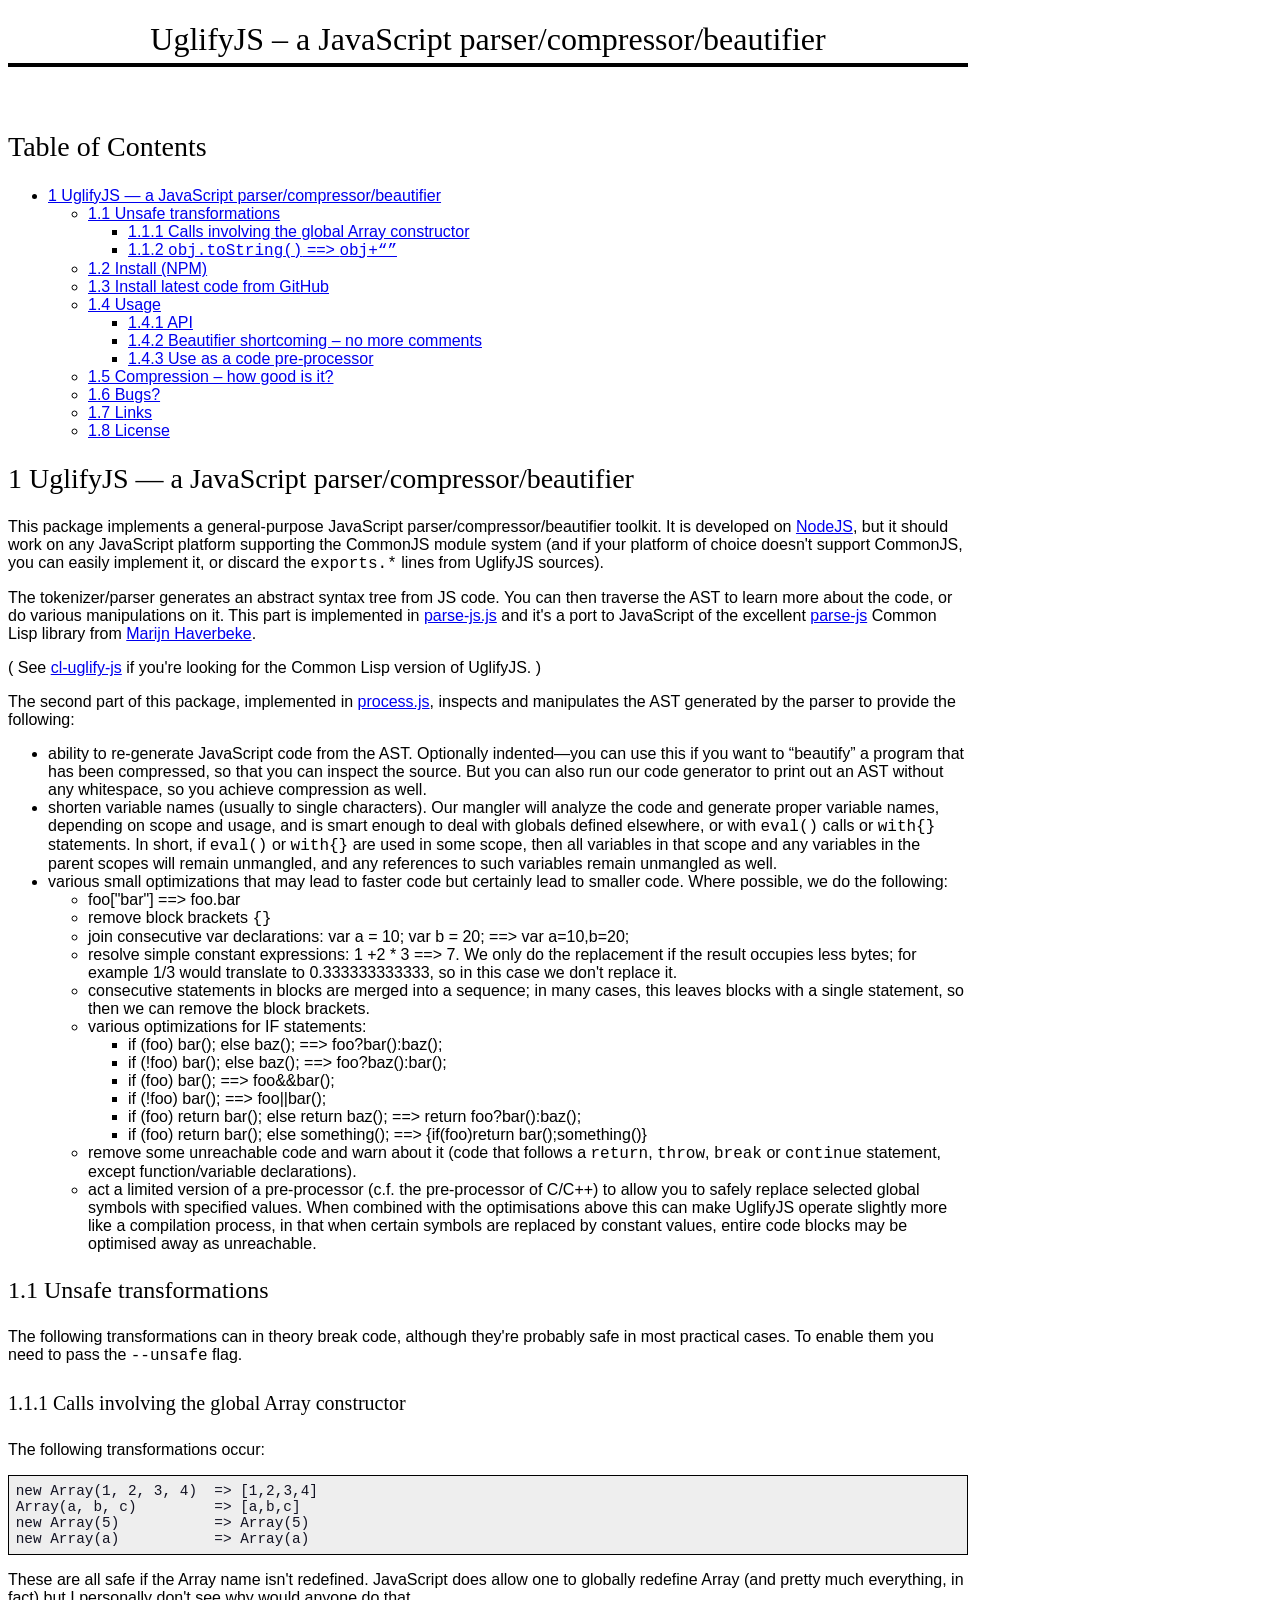
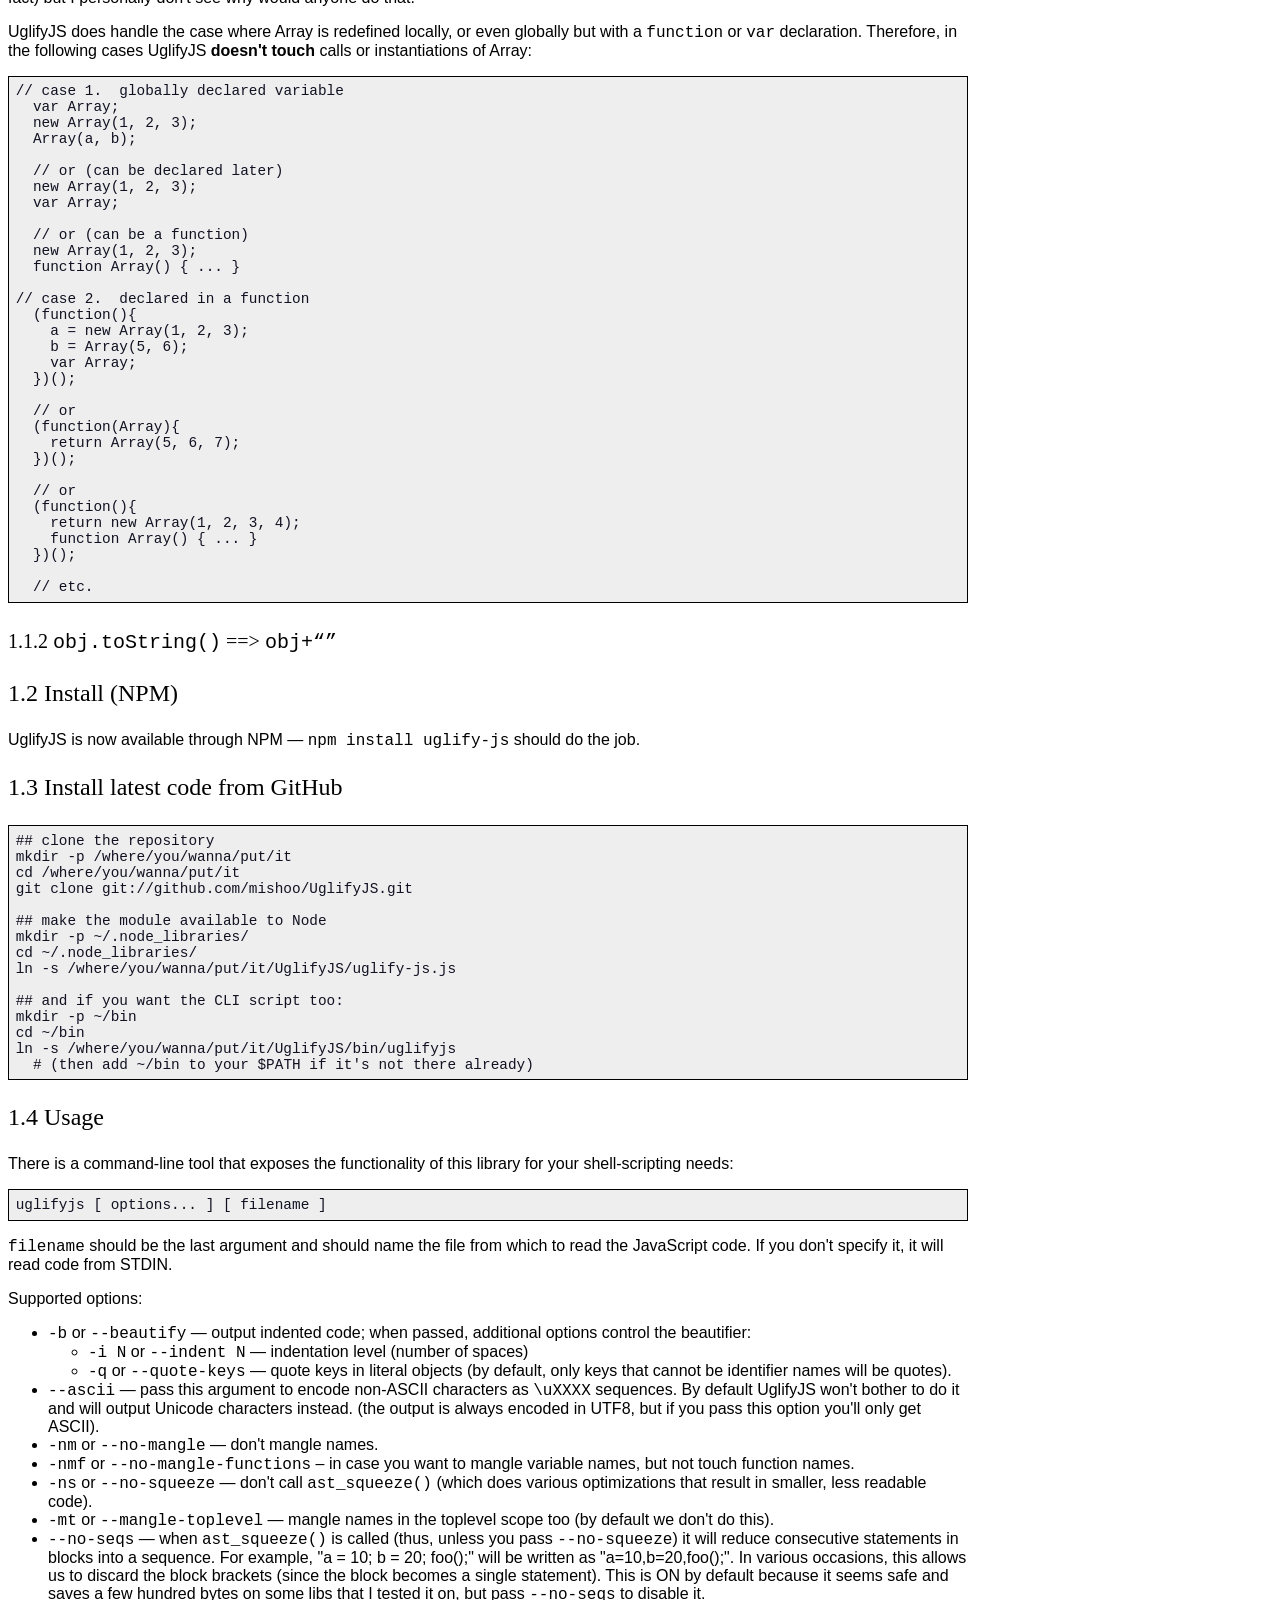
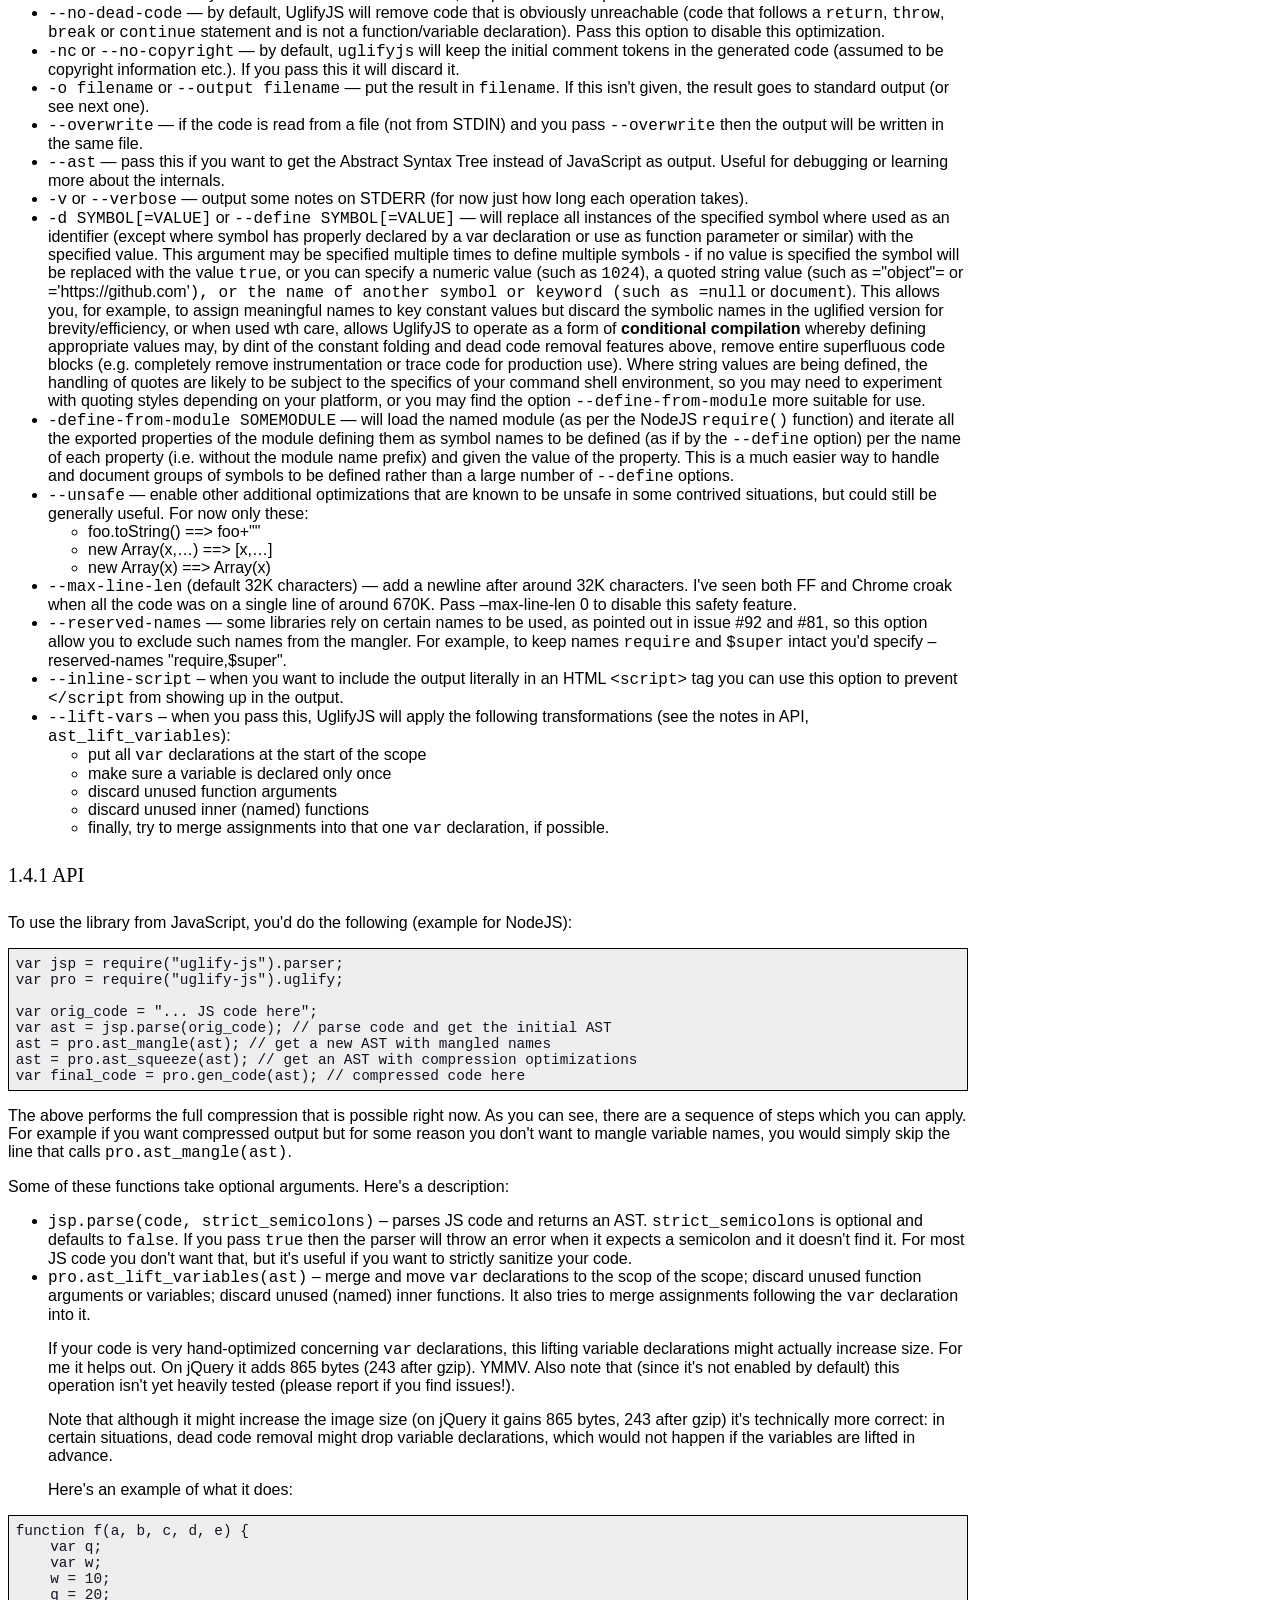
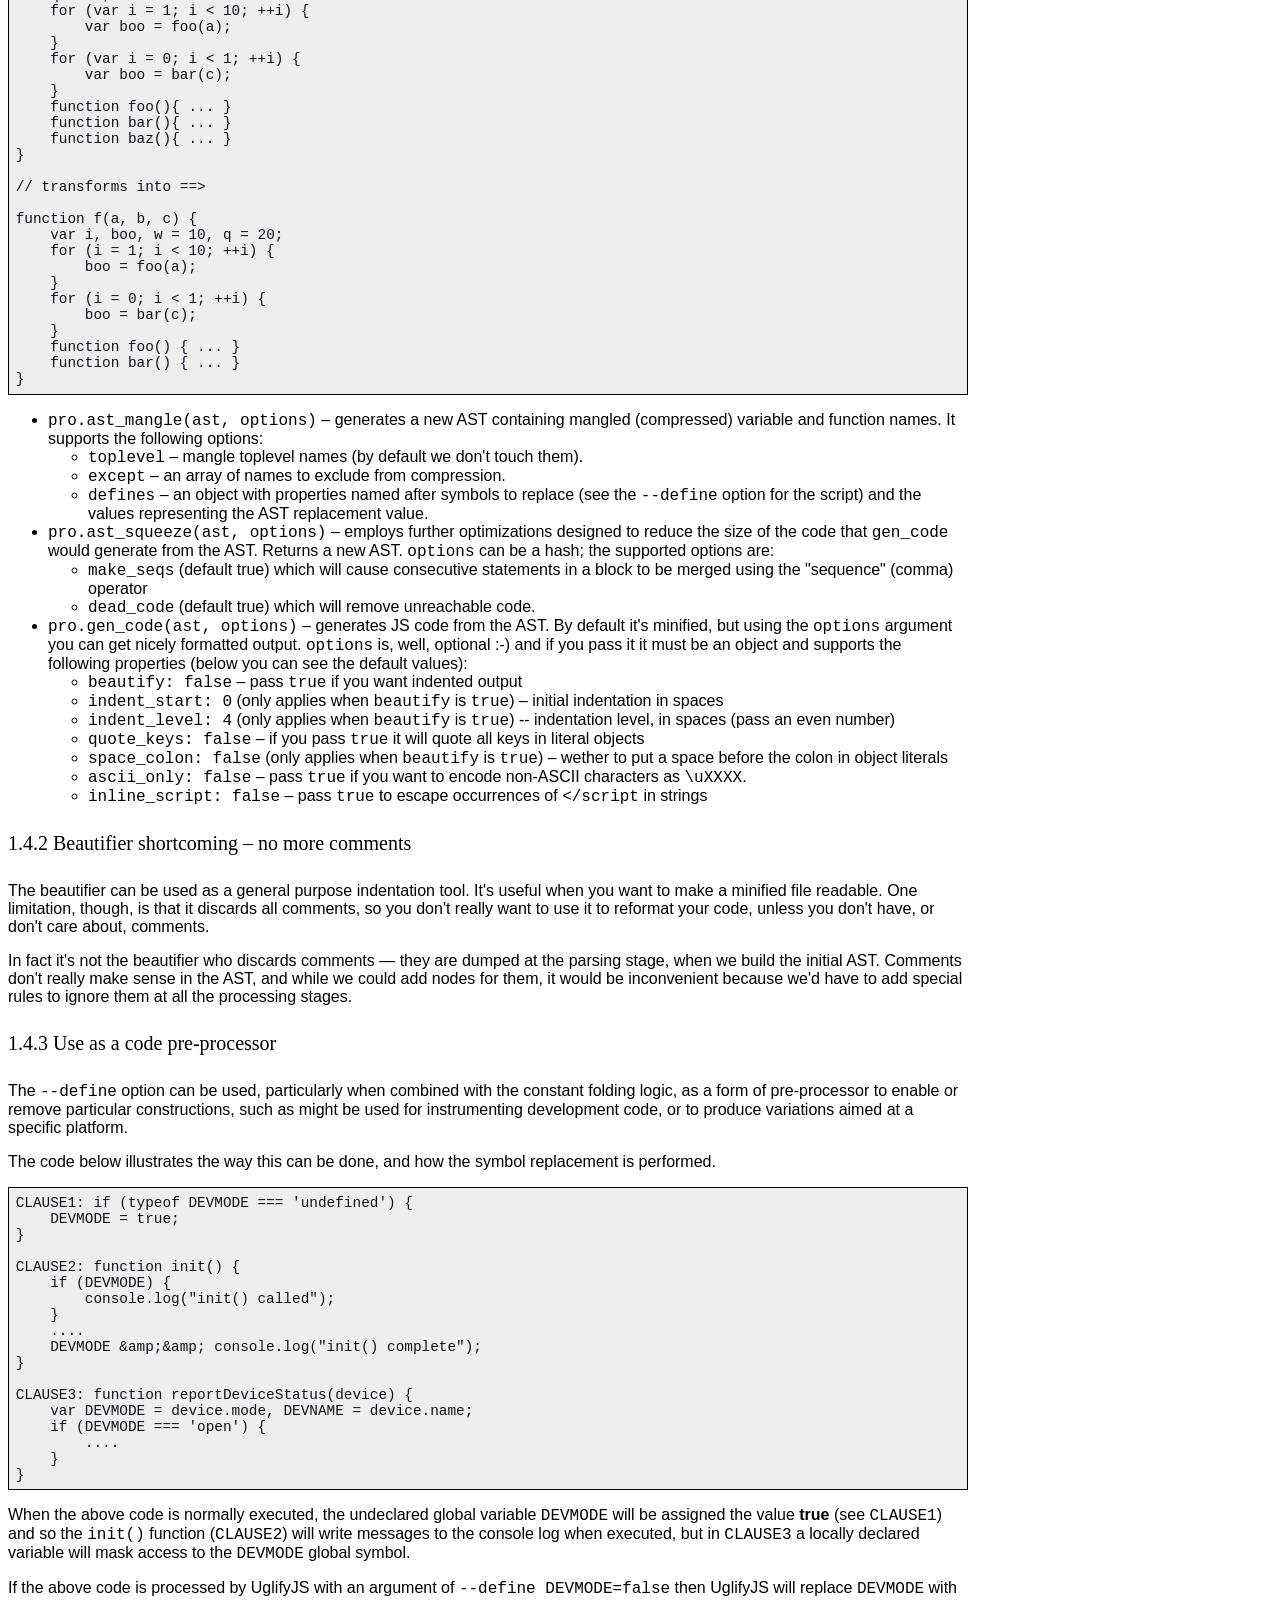
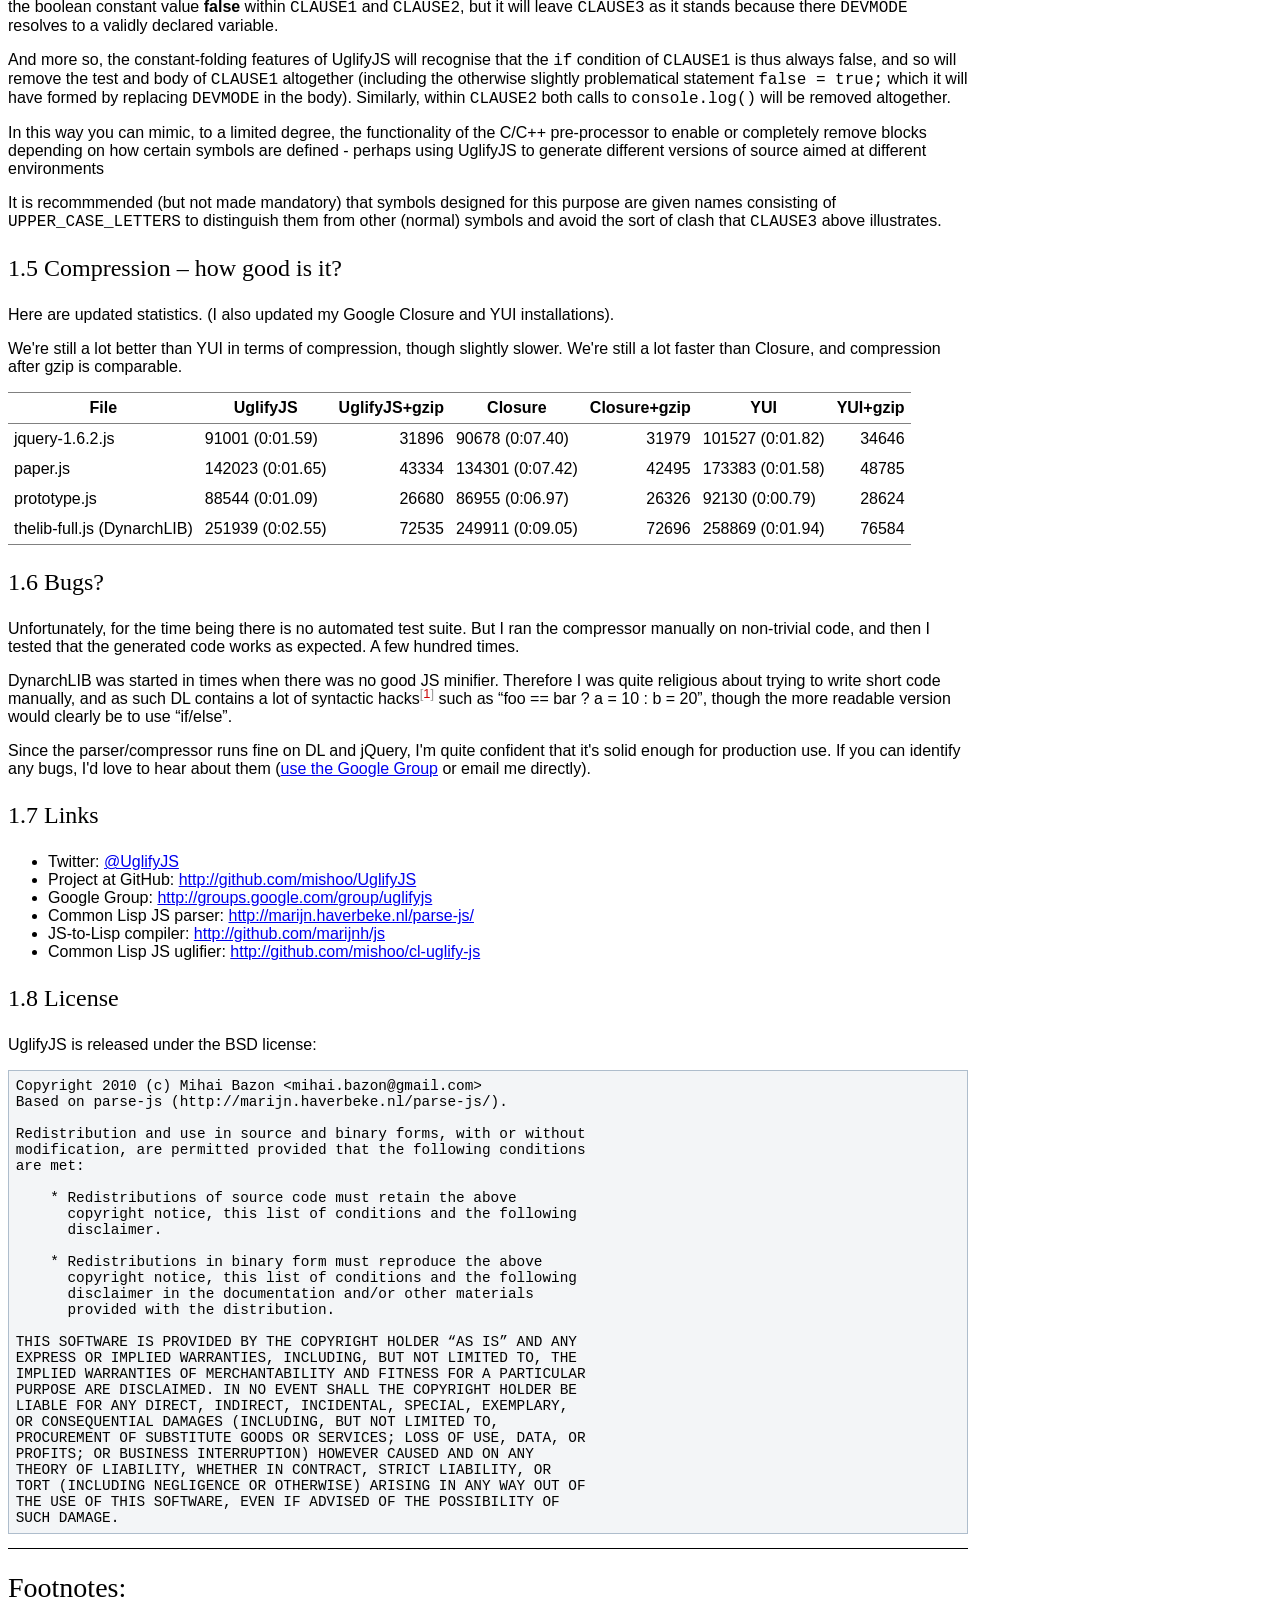
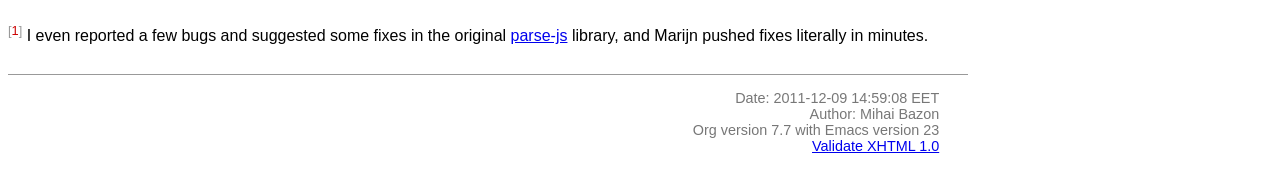
<file: couchapp/packages/modules/node_modules/uglify-js/README.html>
<?xml version="1.0" encoding="utf-8"?>
<!DOCTYPE html PUBLIC "-//W3C//DTD XHTML 1.0 Strict//EN"
               "http://www.w3.org/TR/xhtml1/DTD/xhtml1-strict.dtd">
<html xmlns="http://www.w3.org/1999/xhtml"
lang="en" xml:lang="en">
<head>
<title>UglifyJS &ndash; a JavaScript parser/compressor/beautifier</title>
<meta http-equiv="Content-Type" content="text/html;charset=utf-8"/>
<meta name="generator" content="Org-mode"/>
<meta name="generated" content="2011-12-09 14:59:08 EET"/>
<meta name="author" content="Mihai Bazon"/>
<meta name="description" content="a JavaScript parser/compressor/beautifier in JavaScript"/>
<meta name="keywords" content="javascript, js, parser, compiler, compressor, mangle, minify, minifier"/>
<style type="text/css">
 <!--/*--><![CDATA[/*><!--*/
  html { font-family: Times, serif; font-size: 12pt; }
  .title  { text-align: center; }
  .todo   { color: red; }
  .done   { color: green; }
  .tag    { background-color: #add8e6; font-weight:normal }
  .target { }
  .timestamp { color: #bebebe; }
  .timestamp-kwd { color: #5f9ea0; }
  .right  {margin-left:auto; margin-right:0px;  text-align:right;}
  .left   {margin-left:0px;  margin-right:auto; text-align:left;}
  .center {margin-left:auto; margin-right:auto; text-align:center;}
  p.verse { margin-left: 3% }
  pre {
	border: 1pt solid #AEBDCC;
	background-color: #F3F5F7;
	padding: 5pt;
	font-family: courier, monospace;
        font-size: 90%;
        overflow:auto;
  }
  table { border-collapse: collapse; }
  td, th { vertical-align: top;  }
  th.right  { text-align:center;  }
  th.left   { text-align:center;   }
  th.center { text-align:center; }
  td.right  { text-align:right;  }
  td.left   { text-align:left;   }
  td.center { text-align:center; }
  dt { font-weight: bold; }
  div.figure { padding: 0.5em; }
  div.figure p { text-align: center; }
  div.inlinetask {
    padding:10px;
    border:2px solid gray;
    margin:10px;
    background: #ffffcc;
  }
  textarea { overflow-x: auto; }
  .linenr { font-size:smaller }
  .code-highlighted {background-color:#ffff00;}
  .org-info-js_info-navigation { border-style:none; }
  #org-info-js_console-label { font-size:10px; font-weight:bold;
                               white-space:nowrap; }
  .org-info-js_search-highlight {background-color:#ffff00; color:#000000;
                                 font-weight:bold; }
  /*]]>*/-->
</style>
<link rel="stylesheet" type="text/css" href="docstyle.css" />
<script type="text/javascript">
<!--/*--><![CDATA[/*><!--*/
 function CodeHighlightOn(elem, id)
 {
   var target = document.getElementById(id);
   if(null != target) {
     elem.cacheClassElem = elem.className;
     elem.cacheClassTarget = target.className;
     target.className = "code-highlighted";
     elem.className   = "code-highlighted";
   }
 }
 function CodeHighlightOff(elem, id)
 {
   var target = document.getElementById(id);
   if(elem.cacheClassElem)
     elem.className = elem.cacheClassElem;
   if(elem.cacheClassTarget)
     target.className = elem.cacheClassTarget;
 }
/*]]>*///-->
</script>

</head>
<body>

<div id="preamble">

</div>

<div id="content">
<h1 class="title">UglifyJS &ndash; a JavaScript parser/compressor/beautifier</h1>


<div id="table-of-contents">
<h2>Table of Contents</h2>
<div id="text-table-of-contents">
<ul>
<li><a href="#sec-1">1 UglifyJS &mdash; a JavaScript parser/compressor/beautifier </a>
<ul>
<li><a href="#sec-1-1">1.1 Unsafe transformations </a>
<ul>
<li><a href="#sec-1-1-1">1.1.1 Calls involving the global Array constructor </a></li>
<li><a href="#sec-1-1-2">1.1.2 <code>obj.toString()</code> ==&gt; <code>obj+“”</code> </a></li>
</ul>
</li>
<li><a href="#sec-1-2">1.2 Install (NPM) </a></li>
<li><a href="#sec-1-3">1.3 Install latest code from GitHub </a></li>
<li><a href="#sec-1-4">1.4 Usage </a>
<ul>
<li><a href="#sec-1-4-1">1.4.1 API </a></li>
<li><a href="#sec-1-4-2">1.4.2 Beautifier shortcoming &ndash; no more comments </a></li>
<li><a href="#sec-1-4-3">1.4.3 Use as a code pre-processor </a></li>
</ul>
</li>
<li><a href="#sec-1-5">1.5 Compression &ndash; how good is it? </a></li>
<li><a href="#sec-1-6">1.6 Bugs? </a></li>
<li><a href="#sec-1-7">1.7 Links </a></li>
<li><a href="#sec-1-8">1.8 License </a></li>
</ul>
</li>
</ul>
</div>
</div>

<div id="outline-container-1" class="outline-2">
<h2 id="sec-1"><span class="section-number-2">1</span> UglifyJS &mdash; a JavaScript parser/compressor/beautifier </h2>
<div class="outline-text-2" id="text-1">


<p>
This package implements a general-purpose JavaScript
parser/compressor/beautifier toolkit.  It is developed on <a href="http://nodejs.org/">NodeJS</a>, but it
should work on any JavaScript platform supporting the CommonJS module system
(and if your platform of choice doesn't support CommonJS, you can easily
implement it, or discard the <code>exports.*</code> lines from UglifyJS sources).
</p>
<p>
The tokenizer/parser generates an abstract syntax tree from JS code.  You
can then traverse the AST to learn more about the code, or do various
manipulations on it.  This part is implemented in <a href="../lib/parse-js.js">parse-js.js</a> and it's a
port to JavaScript of the excellent <a href="http://marijn.haverbeke.nl/parse-js/">parse-js</a> Common Lisp library from <a href="http://marijn.haverbeke.nl/">Marijn Haverbeke</a>.
</p>
<p>
( See <a href="http://github.com/mishoo/cl-uglify-js">cl-uglify-js</a> if you're looking for the Common Lisp version of
UglifyJS. )
</p>
<p>
The second part of this package, implemented in <a href="../lib/process.js">process.js</a>, inspects and
manipulates the AST generated by the parser to provide the following:
</p>
<ul>
<li>ability to re-generate JavaScript code from the AST.  Optionally
  indented&mdash;you can use this if you want to “beautify” a program that has
  been compressed, so that you can inspect the source.  But you can also run
  our code generator to print out an AST without any whitespace, so you
  achieve compression as well.

</li>
<li>shorten variable names (usually to single characters).  Our mangler will
  analyze the code and generate proper variable names, depending on scope
  and usage, and is smart enough to deal with globals defined elsewhere, or
  with <code>eval()</code> calls or <code>with{}</code> statements.  In short, if <code>eval()</code> or
  <code>with{}</code> are used in some scope, then all variables in that scope and any
  variables in the parent scopes will remain unmangled, and any references
  to such variables remain unmangled as well.

</li>
<li>various small optimizations that may lead to faster code but certainly
  lead to smaller code.  Where possible, we do the following:

<ul>
<li>foo["bar"]  ==&gt;  foo.bar

</li>
<li>remove block brackets <code>{}</code>

</li>
<li>join consecutive var declarations:
    var a = 10; var b = 20; ==&gt; var a=10,b=20;

</li>
<li>resolve simple constant expressions: 1 +2 * 3 ==&gt; 7.  We only do the
    replacement if the result occupies less bytes; for example 1/3 would
    translate to 0.333333333333, so in this case we don't replace it.

</li>
<li>consecutive statements in blocks are merged into a sequence; in many
    cases, this leaves blocks with a single statement, so then we can remove
    the block brackets.

</li>
<li>various optimizations for IF statements:

<ul>
<li>if (foo) bar(); else baz(); ==&gt; foo?bar():baz();
</li>
<li>if (!foo) bar(); else baz(); ==&gt; foo?baz():bar();
</li>
<li>if (foo) bar(); ==&gt; foo&amp;&amp;bar();
</li>
<li>if (!foo) bar(); ==&gt; foo||bar();
</li>
<li>if (foo) return bar(); else return baz(); ==&gt; return foo?bar():baz();
</li>
<li>if (foo) return bar(); else something(); ==&gt; {if(foo)return bar();something()}

</li>
</ul>

</li>
<li>remove some unreachable code and warn about it (code that follows a
    <code>return</code>, <code>throw</code>, <code>break</code> or <code>continue</code> statement, except
    function/variable declarations).

</li>
<li>act a limited version of a pre-processor (c.f. the pre-processor of
    C/C++) to allow you to safely replace selected global symbols with
    specified values.  When combined with the optimisations above this can
    make UglifyJS operate slightly more like a compilation process, in
    that when certain symbols are replaced by constant values, entire code
    blocks may be optimised away as unreachable.
</li>
</ul>

</li>
</ul>



</div>

<div id="outline-container-1-1" class="outline-3">
<h3 id="sec-1-1"><span class="section-number-3">1.1</span> <span class="target">Unsafe transformations</span>  </h3>
<div class="outline-text-3" id="text-1-1">


<p>
The following transformations can in theory break code, although they're
probably safe in most practical cases.  To enable them you need to pass the
<code>--unsafe</code> flag.
</p>

</div>

<div id="outline-container-1-1-1" class="outline-4">
<h4 id="sec-1-1-1"><span class="section-number-4">1.1.1</span> Calls involving the global Array constructor </h4>
<div class="outline-text-4" id="text-1-1-1">


<p>
The following transformations occur:
</p>



<pre class="src src-js"><span class="org-keyword">new</span> <span class="org-type">Array</span>(1, 2, 3, 4)  =&gt; [1,2,3,4]
Array(a, b, c)         =&gt; [a,b,c]
<span class="org-keyword">new</span> <span class="org-type">Array</span>(5)           =&gt; Array(5)
<span class="org-keyword">new</span> <span class="org-type">Array</span>(a)           =&gt; Array(a)
</pre>


<p>
These are all safe if the Array name isn't redefined.  JavaScript does allow
one to globally redefine Array (and pretty much everything, in fact) but I
personally don't see why would anyone do that.
</p>
<p>
UglifyJS does handle the case where Array is redefined locally, or even
globally but with a <code>function</code> or <code>var</code> declaration.  Therefore, in the
following cases UglifyJS <b>doesn't touch</b> calls or instantiations of Array:
</p>



<pre class="src src-js"><span class="org-comment-delimiter">// </span><span class="org-comment">case 1.  globally declared variable</span>
  <span class="org-keyword">var</span> <span class="org-variable-name">Array</span>;
  <span class="org-keyword">new</span> <span class="org-type">Array</span>(1, 2, 3);
  Array(a, b);

  <span class="org-comment-delimiter">// </span><span class="org-comment">or (can be declared later)</span>
  <span class="org-keyword">new</span> <span class="org-type">Array</span>(1, 2, 3);
  <span class="org-keyword">var</span> <span class="org-variable-name">Array</span>;

  <span class="org-comment-delimiter">// </span><span class="org-comment">or (can be a function)</span>
  <span class="org-keyword">new</span> <span class="org-type">Array</span>(1, 2, 3);
  <span class="org-keyword">function</span> <span class="org-function-name">Array</span>() { ... }

<span class="org-comment-delimiter">// </span><span class="org-comment">case 2.  declared in a function</span>
  (<span class="org-keyword">function</span>(){
    a = <span class="org-keyword">new</span> <span class="org-type">Array</span>(1, 2, 3);
    b = Array(5, 6);
    <span class="org-keyword">var</span> <span class="org-variable-name">Array</span>;
  })();

  <span class="org-comment-delimiter">// </span><span class="org-comment">or</span>
  (<span class="org-keyword">function</span>(<span class="org-variable-name">Array</span>){
    <span class="org-keyword">return</span> Array(5, 6, 7);
  })();

  <span class="org-comment-delimiter">// </span><span class="org-comment">or</span>
  (<span class="org-keyword">function</span>(){
    <span class="org-keyword">return</span> <span class="org-keyword">new</span> <span class="org-type">Array</span>(1, 2, 3, 4);
    <span class="org-keyword">function</span> <span class="org-function-name">Array</span>() { ... }
  })();

  <span class="org-comment-delimiter">// </span><span class="org-comment">etc.</span>
</pre>


</div>

</div>

<div id="outline-container-1-1-2" class="outline-4">
<h4 id="sec-1-1-2"><span class="section-number-4">1.1.2</span> <code>obj.toString()</code> ==&gt; <code>obj+“”</code> </h4>
<div class="outline-text-4" id="text-1-1-2">


</div>
</div>

</div>

<div id="outline-container-1-2" class="outline-3">
<h3 id="sec-1-2"><span class="section-number-3">1.2</span> Install (NPM) </h3>
<div class="outline-text-3" id="text-1-2">


<p>
UglifyJS is now available through NPM &mdash; <code>npm install uglify-js</code> should do
the job.
</p>
</div>

</div>

<div id="outline-container-1-3" class="outline-3">
<h3 id="sec-1-3"><span class="section-number-3">1.3</span> Install latest code from GitHub </h3>
<div class="outline-text-3" id="text-1-3">





<pre class="src src-sh"><span class="org-comment-delimiter">## </span><span class="org-comment">clone the repository</span>
mkdir -p /where/you/wanna/put/it
<span class="org-builtin">cd</span> /where/you/wanna/put/it
git clone git://github.com/mishoo/UglifyJS.git

<span class="org-comment-delimiter">## </span><span class="org-comment">make the module available to Node</span>
mkdir -p ~/.node_libraries/
<span class="org-builtin">cd</span> ~/.node_libraries/
ln -s /where/you/wanna/put/it/UglifyJS/uglify-js.js

<span class="org-comment-delimiter">## </span><span class="org-comment">and if you want the CLI script too:</span>
mkdir -p ~/bin
<span class="org-builtin">cd</span> ~/bin
ln -s /where/you/wanna/put/it/UglifyJS/bin/uglifyjs
  <span class="org-comment-delimiter"># </span><span class="org-comment">(then add ~/bin to your $PATH if it's not there already)</span>
</pre>


</div>

</div>

<div id="outline-container-1-4" class="outline-3">
<h3 id="sec-1-4"><span class="section-number-3">1.4</span> Usage </h3>
<div class="outline-text-3" id="text-1-4">


<p>
There is a command-line tool that exposes the functionality of this library
for your shell-scripting needs:
</p>



<pre class="src src-sh">uglifyjs [ options... ] [ filename ]
</pre>


<p>
<code>filename</code> should be the last argument and should name the file from which
to read the JavaScript code.  If you don't specify it, it will read code
from STDIN.
</p>
<p>
Supported options:
</p>
<ul>
<li><code>-b</code> or <code>--beautify</code> &mdash; output indented code; when passed, additional
  options control the beautifier:

<ul>
<li><code>-i N</code> or <code>--indent N</code> &mdash; indentation level (number of spaces)

</li>
<li><code>-q</code> or <code>--quote-keys</code> &mdash; quote keys in literal objects (by default,
    only keys that cannot be identifier names will be quotes).

</li>
</ul>

</li>
<li><code>--ascii</code> &mdash; pass this argument to encode non-ASCII characters as
  <code>\uXXXX</code> sequences.  By default UglifyJS won't bother to do it and will
  output Unicode characters instead.  (the output is always encoded in UTF8,
  but if you pass this option you'll only get ASCII).

</li>
<li><code>-nm</code> or <code>--no-mangle</code> &mdash; don't mangle names.

</li>
<li><code>-nmf</code> or <code>--no-mangle-functions</code> &ndash; in case you want to mangle variable
  names, but not touch function names.

</li>
<li><code>-ns</code> or <code>--no-squeeze</code> &mdash; don't call <code>ast_squeeze()</code> (which does various
  optimizations that result in smaller, less readable code).

</li>
<li><code>-mt</code> or <code>--mangle-toplevel</code> &mdash; mangle names in the toplevel scope too
  (by default we don't do this).

</li>
<li><code>--no-seqs</code> &mdash; when <code>ast_squeeze()</code> is called (thus, unless you pass
  <code>--no-squeeze</code>) it will reduce consecutive statements in blocks into a
  sequence.  For example, "a = 10; b = 20; foo();" will be written as
  "a=10,b=20,foo();".  In various occasions, this allows us to discard the
  block brackets (since the block becomes a single statement).  This is ON
  by default because it seems safe and saves a few hundred bytes on some
  libs that I tested it on, but pass <code>--no-seqs</code> to disable it.

</li>
<li><code>--no-dead-code</code> &mdash; by default, UglifyJS will remove code that is
  obviously unreachable (code that follows a <code>return</code>, <code>throw</code>, <code>break</code> or
  <code>continue</code> statement and is not a function/variable declaration).  Pass
  this option to disable this optimization.

</li>
<li><code>-nc</code> or <code>--no-copyright</code> &mdash; by default, <code>uglifyjs</code> will keep the initial
  comment tokens in the generated code (assumed to be copyright information
  etc.).  If you pass this it will discard it.

</li>
<li><code>-o filename</code> or <code>--output filename</code> &mdash; put the result in <code>filename</code>.  If
  this isn't given, the result goes to standard output (or see next one).

</li>
<li><code>--overwrite</code> &mdash; if the code is read from a file (not from STDIN) and you
  pass <code>--overwrite</code> then the output will be written in the same file.

</li>
<li><code>--ast</code> &mdash; pass this if you want to get the Abstract Syntax Tree instead
  of JavaScript as output.  Useful for debugging or learning more about the
  internals.

</li>
<li><code>-v</code> or <code>--verbose</code> &mdash; output some notes on STDERR (for now just how long
  each operation takes).

</li>
<li><code>-d SYMBOL[=VALUE]</code> or <code>--define SYMBOL[=VALUE]</code> &mdash; will replace
  all instances of the specified symbol where used as an identifier
  (except where symbol has properly declared by a var declaration or
  use as function parameter or similar) with the specified value. This
  argument may be specified multiple times to define multiple
  symbols - if no value is specified the symbol will be replaced with
  the value <code>true</code>, or you can specify a numeric value (such as
  <code>1024</code>), a quoted string value (such as ="object"= or
  ='https://github.com'<code>), or the name of another symbol or keyword   (such as =null</code> or <code>document</code>).
  This allows you, for example, to assign meaningful names to key
  constant values but discard the symbolic names in the uglified
  version for brevity/efficiency, or when used wth care, allows
  UglifyJS to operate as a form of <b>conditional compilation</b>
  whereby defining appropriate values may, by dint of the constant
  folding and dead code removal features above, remove entire
  superfluous code blocks (e.g. completely remove instrumentation or
  trace code for production use).
  Where string values are being defined, the handling of quotes are
  likely to be subject to the specifics of your command shell
  environment, so you may need to experiment with quoting styles
  depending on your platform, or you may find the option
  <code>--define-from-module</code> more suitable for use.

</li>
<li><code>-define-from-module SOMEMODULE</code> &mdash; will load the named module (as
  per the NodeJS <code>require()</code> function) and iterate all the exported
  properties of the module defining them as symbol names to be defined
  (as if by the <code>--define</code> option) per the name of each property
  (i.e. without the module name prefix) and given the value of the
  property. This is a much easier way to handle and document groups of
  symbols to be defined rather than a large number of <code>--define</code>
  options.

</li>
<li><code>--unsafe</code> &mdash; enable other additional optimizations that are known to be
  unsafe in some contrived situations, but could still be generally useful.
  For now only these:

<ul>
<li>foo.toString()  ==&gt;  foo+""
</li>
<li>new Array(x,&hellip;)  ==&gt; [x,&hellip;]
</li>
<li>new Array(x) ==&gt; Array(x)

</li>
</ul>

</li>
<li><code>--max-line-len</code> (default 32K characters) &mdash; add a newline after around
  32K characters.  I've seen both FF and Chrome croak when all the code was
  on a single line of around 670K.  Pass &ndash;max-line-len 0 to disable this
  safety feature.

</li>
<li><code>--reserved-names</code> &mdash; some libraries rely on certain names to be used, as
  pointed out in issue #92 and #81, so this option allow you to exclude such
  names from the mangler.  For example, to keep names <code>require</code> and <code>$super</code>
  intact you'd specify &ndash;reserved-names "require,$super".

</li>
<li><code>--inline-script</code> &ndash; when you want to include the output literally in an
  HTML <code>&lt;script&gt;</code> tag you can use this option to prevent <code>&lt;/script</code> from
  showing up in the output.

</li>
<li><code>--lift-vars</code> &ndash; when you pass this, UglifyJS will apply the following
  transformations (see the notes in API, <code>ast_lift_variables</code>):

<ul>
<li>put all <code>var</code> declarations at the start of the scope
</li>
<li>make sure a variable is declared only once
</li>
<li>discard unused function arguments
</li>
<li>discard unused inner (named) functions
</li>
<li>finally, try to merge assignments into that one <code>var</code> declaration, if
    possible.
</li>
</ul>

</li>
</ul>



</div>

<div id="outline-container-1-4-1" class="outline-4">
<h4 id="sec-1-4-1"><span class="section-number-4">1.4.1</span> API </h4>
<div class="outline-text-4" id="text-1-4-1">


<p>
To use the library from JavaScript, you'd do the following (example for
NodeJS):
</p>



<pre class="src src-js"><span class="org-keyword">var</span> <span class="org-variable-name">jsp</span> = require(<span class="org-string">"uglify-js"</span>).parser;
<span class="org-keyword">var</span> <span class="org-variable-name">pro</span> = require(<span class="org-string">"uglify-js"</span>).uglify;

<span class="org-keyword">var</span> <span class="org-variable-name">orig_code</span> = <span class="org-string">"... JS code here"</span>;
<span class="org-keyword">var</span> <span class="org-variable-name">ast</span> = jsp.parse(orig_code); <span class="org-comment-delimiter">// </span><span class="org-comment">parse code and get the initial AST</span>
ast = pro.ast_mangle(ast); <span class="org-comment-delimiter">// </span><span class="org-comment">get a new AST with mangled names</span>
ast = pro.ast_squeeze(ast); <span class="org-comment-delimiter">// </span><span class="org-comment">get an AST with compression optimizations</span>
<span class="org-keyword">var</span> <span class="org-variable-name">final_code</span> = pro.gen_code(ast); <span class="org-comment-delimiter">// </span><span class="org-comment">compressed code here</span>
</pre>


<p>
The above performs the full compression that is possible right now.  As you
can see, there are a sequence of steps which you can apply.  For example if
you want compressed output but for some reason you don't want to mangle
variable names, you would simply skip the line that calls
<code>pro.ast_mangle(ast)</code>.
</p>
<p>
Some of these functions take optional arguments.  Here's a description:
</p>
<ul>
<li><code>jsp.parse(code, strict_semicolons)</code> &ndash; parses JS code and returns an AST.
  <code>strict_semicolons</code> is optional and defaults to <code>false</code>.  If you pass
  <code>true</code> then the parser will throw an error when it expects a semicolon and
  it doesn't find it.  For most JS code you don't want that, but it's useful
  if you want to strictly sanitize your code.

</li>
<li><code>pro.ast_lift_variables(ast)</code> &ndash; merge and move <code>var</code> declarations to the
  scop of the scope; discard unused function arguments or variables; discard
  unused (named) inner functions.  It also tries to merge assignments
  following the <code>var</code> declaration into it.

<p>
  If your code is very hand-optimized concerning <code>var</code> declarations, this
  lifting variable declarations might actually increase size.  For me it
  helps out.  On jQuery it adds 865 bytes (243 after gzip).  YMMV.  Also
  note that (since it's not enabled by default) this operation isn't yet
  heavily tested (please report if you find issues!).
</p>
<p>
  Note that although it might increase the image size (on jQuery it gains
  865 bytes, 243 after gzip) it's technically more correct: in certain
  situations, dead code removal might drop variable declarations, which
  would not happen if the variables are lifted in advance.
</p>
<p>
  Here's an example of what it does:
</p></li>
</ul>





<pre class="src src-js"><span class="org-keyword">function</span> <span class="org-function-name">f</span>(<span class="org-variable-name">a</span>, <span class="org-variable-name">b</span>, <span class="org-variable-name">c</span>, <span class="org-variable-name">d</span>, <span class="org-variable-name">e</span>) {
    <span class="org-keyword">var</span> <span class="org-variable-name">q</span>;
    <span class="org-keyword">var</span> <span class="org-variable-name">w</span>;
    w = 10;
    q = 20;
    <span class="org-keyword">for</span> (<span class="org-keyword">var</span> <span class="org-variable-name">i</span> = 1; i &lt; 10; ++i) {
        <span class="org-keyword">var</span> <span class="org-variable-name">boo</span> = foo(a);
    }
    <span class="org-keyword">for</span> (<span class="org-keyword">var</span> <span class="org-variable-name">i</span> = 0; i &lt; 1; ++i) {
        <span class="org-keyword">var</span> <span class="org-variable-name">boo</span> = bar(c);
    }
    <span class="org-keyword">function</span> <span class="org-function-name">foo</span>(){ ... }
    <span class="org-keyword">function</span> <span class="org-function-name">bar</span>(){ ... }
    <span class="org-keyword">function</span> <span class="org-function-name">baz</span>(){ ... }
}

<span class="org-comment-delimiter">// </span><span class="org-comment">transforms into ==&gt;</span>

<span class="org-keyword">function</span> <span class="org-function-name">f</span>(<span class="org-variable-name">a</span>, <span class="org-variable-name">b</span>, <span class="org-variable-name">c</span>) {
    <span class="org-keyword">var</span> <span class="org-variable-name">i</span>, <span class="org-variable-name">boo</span>, <span class="org-variable-name">w</span> = 10, <span class="org-variable-name">q</span> = 20;
    <span class="org-keyword">for</span> (i = 1; i &lt; 10; ++i) {
        boo = foo(a);
    }
    <span class="org-keyword">for</span> (i = 0; i &lt; 1; ++i) {
        boo = bar(c);
    }
    <span class="org-keyword">function</span> <span class="org-function-name">foo</span>() { ... }
    <span class="org-keyword">function</span> <span class="org-function-name">bar</span>() { ... }
}
</pre>


<ul>
<li><code>pro.ast_mangle(ast, options)</code> &ndash; generates a new AST containing mangled
  (compressed) variable and function names.  It supports the following
  options:

<ul>
<li><code>toplevel</code> &ndash; mangle toplevel names (by default we don't touch them).
</li>
<li><code>except</code> &ndash; an array of names to exclude from compression.
</li>
<li><code>defines</code> &ndash; an object with properties named after symbols to
    replace (see the <code>--define</code> option for the script) and the values
    representing the AST replacement value.

</li>
</ul>

</li>
<li><code>pro.ast_squeeze(ast, options)</code> &ndash; employs further optimizations designed
  to reduce the size of the code that <code>gen_code</code> would generate from the
  AST.  Returns a new AST.  <code>options</code> can be a hash; the supported options
  are:

<ul>
<li><code>make_seqs</code> (default true) which will cause consecutive statements in a
    block to be merged using the "sequence" (comma) operator

</li>
<li><code>dead_code</code> (default true) which will remove unreachable code.

</li>
</ul>

</li>
<li><code>pro.gen_code(ast, options)</code> &ndash; generates JS code from the AST.  By
  default it's minified, but using the <code>options</code> argument you can get nicely
  formatted output.  <code>options</code> is, well, optional :-) and if you pass it it
  must be an object and supports the following properties (below you can see
  the default values):

<ul>
<li><code>beautify: false</code> &ndash; pass <code>true</code> if you want indented output
</li>
<li><code>indent_start: 0</code> (only applies when <code>beautify</code> is <code>true</code>) &ndash; initial
    indentation in spaces
</li>
<li><code>indent_level: 4</code> (only applies when <code>beautify</code> is <code>true</code>) --
    indentation level, in spaces (pass an even number)
</li>
<li><code>quote_keys: false</code> &ndash; if you pass <code>true</code> it will quote all keys in
    literal objects
</li>
<li><code>space_colon: false</code> (only applies when <code>beautify</code> is <code>true</code>) &ndash; wether
    to put a space before the colon in object literals
</li>
<li><code>ascii_only: false</code> &ndash; pass <code>true</code> if you want to encode non-ASCII
    characters as <code>\uXXXX</code>.
</li>
<li><code>inline_script: false</code> &ndash; pass <code>true</code> to escape occurrences of
    <code>&lt;/script</code> in strings
</li>
</ul>

</li>
</ul>


</div>

</div>

<div id="outline-container-1-4-2" class="outline-4">
<h4 id="sec-1-4-2"><span class="section-number-4">1.4.2</span> Beautifier shortcoming &ndash; no more comments </h4>
<div class="outline-text-4" id="text-1-4-2">


<p>
The beautifier can be used as a general purpose indentation tool.  It's
useful when you want to make a minified file readable.  One limitation,
though, is that it discards all comments, so you don't really want to use it
to reformat your code, unless you don't have, or don't care about, comments.
</p>
<p>
In fact it's not the beautifier who discards comments &mdash; they are dumped at
the parsing stage, when we build the initial AST.  Comments don't really
make sense in the AST, and while we could add nodes for them, it would be
inconvenient because we'd have to add special rules to ignore them at all
the processing stages.
</p>
</div>

</div>

<div id="outline-container-1-4-3" class="outline-4">
<h4 id="sec-1-4-3"><span class="section-number-4">1.4.3</span> Use as a code pre-processor </h4>
<div class="outline-text-4" id="text-1-4-3">


<p>
The <code>--define</code> option can be used, particularly when combined with the
constant folding logic, as a form of pre-processor to enable or remove
particular constructions, such as might be used for instrumenting
development code, or to produce variations aimed at a specific
platform.
</p>
<p>
The code below illustrates the way this can be done, and how the
symbol replacement is performed.
</p>



<pre class="src src-js">CLAUSE1: <span class="org-keyword">if</span> (<span class="org-keyword">typeof</span> DEVMODE === <span class="org-string">'undefined'</span>) {
    DEVMODE = <span class="org-constant">true</span>;
}

<span class="org-function-name">CLAUSE2</span>: <span class="org-keyword">function</span> init() {
    <span class="org-keyword">if</span> (DEVMODE) {
        console.log(<span class="org-string">"init() called"</span>);
    }
    ....
    DEVMODE &amp;amp;&amp;amp; console.log(<span class="org-string">"init() complete"</span>);
}

<span class="org-function-name">CLAUSE3</span>: <span class="org-keyword">function</span> reportDeviceStatus(<span class="org-variable-name">device</span>) {
    <span class="org-keyword">var</span> <span class="org-variable-name">DEVMODE</span> = device.mode, <span class="org-variable-name">DEVNAME</span> = device.name;
    <span class="org-keyword">if</span> (DEVMODE === <span class="org-string">'open'</span>) {
        ....
    }
}
</pre>


<p>
When the above code is normally executed, the undeclared global
variable <code>DEVMODE</code> will be assigned the value <b>true</b> (see <code>CLAUSE1</code>)
and so the <code>init()</code> function (<code>CLAUSE2</code>) will write messages to the
console log when executed, but in <code>CLAUSE3</code> a locally declared
variable will mask access to the <code>DEVMODE</code> global symbol.
</p>
<p>
If the above code is processed by UglifyJS with an argument of
<code>--define DEVMODE=false</code> then UglifyJS will replace <code>DEVMODE</code> with the
boolean constant value <b>false</b> within <code>CLAUSE1</code> and <code>CLAUSE2</code>, but it
will leave <code>CLAUSE3</code> as it stands because there <code>DEVMODE</code> resolves to
a validly declared variable.
</p>
<p>
And more so, the constant-folding features of UglifyJS will recognise
that the <code>if</code> condition of <code>CLAUSE1</code> is thus always false, and so will
remove the test and body of <code>CLAUSE1</code> altogether (including the
otherwise slightly problematical statement <code>false = true;</code> which it
will have formed by replacing <code>DEVMODE</code> in the body).  Similarly,
within <code>CLAUSE2</code> both calls to <code>console.log()</code> will be removed
altogether.
</p>
<p>
In this way you can mimic, to a limited degree, the functionality of
the C/C++ pre-processor to enable or completely remove blocks
depending on how certain symbols are defined - perhaps using UglifyJS
to generate different versions of source aimed at different
environments
</p>
<p>
It is recommmended (but not made mandatory) that symbols designed for
this purpose are given names consisting of <code>UPPER_CASE_LETTERS</code> to
distinguish them from other (normal) symbols and avoid the sort of
clash that <code>CLAUSE3</code> above illustrates.
</p>
</div>
</div>

</div>

<div id="outline-container-1-5" class="outline-3">
<h3 id="sec-1-5"><span class="section-number-3">1.5</span> Compression &ndash; how good is it? </h3>
<div class="outline-text-3" id="text-1-5">


<p>
Here are updated statistics.  (I also updated my Google Closure and YUI
installations).
</p>
<p>
We're still a lot better than YUI in terms of compression, though slightly
slower.  We're still a lot faster than Closure, and compression after gzip
is comparable.
</p>
<table border="2" cellspacing="0" cellpadding="6" rules="groups" frame="hsides">
<caption></caption>
<colgroup><col class="left" /><col class="left" /><col class="right" /><col class="left" /><col class="right" /><col class="left" /><col class="right" />
</colgroup>
<thead>
<tr><th scope="col" class="left">File</th><th scope="col" class="left">UglifyJS</th><th scope="col" class="right">UglifyJS+gzip</th><th scope="col" class="left">Closure</th><th scope="col" class="right">Closure+gzip</th><th scope="col" class="left">YUI</th><th scope="col" class="right">YUI+gzip</th></tr>
</thead>
<tbody>
<tr><td class="left">jquery-1.6.2.js</td><td class="left">91001 (0:01.59)</td><td class="right">31896</td><td class="left">90678 (0:07.40)</td><td class="right">31979</td><td class="left">101527 (0:01.82)</td><td class="right">34646</td></tr>
<tr><td class="left">paper.js</td><td class="left">142023 (0:01.65)</td><td class="right">43334</td><td class="left">134301 (0:07.42)</td><td class="right">42495</td><td class="left">173383 (0:01.58)</td><td class="right">48785</td></tr>
<tr><td class="left">prototype.js</td><td class="left">88544 (0:01.09)</td><td class="right">26680</td><td class="left">86955 (0:06.97)</td><td class="right">26326</td><td class="left">92130 (0:00.79)</td><td class="right">28624</td></tr>
<tr><td class="left">thelib-full.js (DynarchLIB)</td><td class="left">251939 (0:02.55)</td><td class="right">72535</td><td class="left">249911 (0:09.05)</td><td class="right">72696</td><td class="left">258869 (0:01.94)</td><td class="right">76584</td></tr>
</tbody>
</table>


</div>

</div>

<div id="outline-container-1-6" class="outline-3">
<h3 id="sec-1-6"><span class="section-number-3">1.6</span> Bugs? </h3>
<div class="outline-text-3" id="text-1-6">


<p>
Unfortunately, for the time being there is no automated test suite.  But I
ran the compressor manually on non-trivial code, and then I tested that the
generated code works as expected.  A few hundred times.
</p>
<p>
DynarchLIB was started in times when there was no good JS minifier.
Therefore I was quite religious about trying to write short code manually,
and as such DL contains a lot of syntactic hacks<sup><a class="footref" name="fnr.1" href="#fn.1">1</a></sup> such as “foo == bar ?  a
= 10 : b = 20”, though the more readable version would clearly be to use
“if/else”.
</p>
<p>
Since the parser/compressor runs fine on DL and jQuery, I'm quite confident
that it's solid enough for production use.  If you can identify any bugs,
I'd love to hear about them (<a href="http://groups.google.com/group/uglifyjs">use the Google Group</a> or email me directly).
</p>
</div>

</div>

<div id="outline-container-1-7" class="outline-3">
<h3 id="sec-1-7"><span class="section-number-3">1.7</span> Links </h3>
<div class="outline-text-3" id="text-1-7">


<ul>
<li>Twitter: <a href="http://twitter.com/UglifyJS">@UglifyJS</a>
</li>
<li>Project at GitHub: <a href="http://github.com/mishoo/UglifyJS">http://github.com/mishoo/UglifyJS</a>
</li>
<li>Google Group: <a href="http://groups.google.com/group/uglifyjs">http://groups.google.com/group/uglifyjs</a>
</li>
<li>Common Lisp JS parser: <a href="http://marijn.haverbeke.nl/parse-js/">http://marijn.haverbeke.nl/parse-js/</a>
</li>
<li>JS-to-Lisp compiler: <a href="http://github.com/marijnh/js">http://github.com/marijnh/js</a>
</li>
<li>Common Lisp JS uglifier: <a href="http://github.com/mishoo/cl-uglify-js">http://github.com/mishoo/cl-uglify-js</a>
</li>
</ul>


</div>

</div>

<div id="outline-container-1-8" class="outline-3">
<h3 id="sec-1-8"><span class="section-number-3">1.8</span> License </h3>
<div class="outline-text-3" id="text-1-8">


<p>
UglifyJS is released under the BSD license:
</p>



<pre class="example">Copyright 2010 (c) Mihai Bazon &lt;mihai.bazon@gmail.com&gt;
Based on parse-js (http://marijn.haverbeke.nl/parse-js/).

Redistribution and use in source and binary forms, with or without
modification, are permitted provided that the following conditions
are met:

    * Redistributions of source code must retain the above
      copyright notice, this list of conditions and the following
      disclaimer.

    * Redistributions in binary form must reproduce the above
      copyright notice, this list of conditions and the following
      disclaimer in the documentation and/or other materials
      provided with the distribution.

THIS SOFTWARE IS PROVIDED BY THE COPYRIGHT HOLDER “AS IS” AND ANY
EXPRESS OR IMPLIED WARRANTIES, INCLUDING, BUT NOT LIMITED TO, THE
IMPLIED WARRANTIES OF MERCHANTABILITY AND FITNESS FOR A PARTICULAR
PURPOSE ARE DISCLAIMED. IN NO EVENT SHALL THE COPYRIGHT HOLDER BE
LIABLE FOR ANY DIRECT, INDIRECT, INCIDENTAL, SPECIAL, EXEMPLARY,
OR CONSEQUENTIAL DAMAGES (INCLUDING, BUT NOT LIMITED TO,
PROCUREMENT OF SUBSTITUTE GOODS OR SERVICES; LOSS OF USE, DATA, OR
PROFITS; OR BUSINESS INTERRUPTION) HOWEVER CAUSED AND ON ANY
THEORY OF LIABILITY, WHETHER IN CONTRACT, STRICT LIABILITY, OR
TORT (INCLUDING NEGLIGENCE OR OTHERWISE) ARISING IN ANY WAY OUT OF
THE USE OF THIS SOFTWARE, EVEN IF ADVISED OF THE POSSIBILITY OF
SUCH DAMAGE.
</pre>


<div id="footnotes">
<h2 class="footnotes">Footnotes: </h2>
<div id="text-footnotes">
<p class="footnote"><sup><a class="footnum" name="fn.1" href="#fnr.1">1</a></sup> I even reported a few bugs and suggested some fixes in the original
    <a href="http://marijn.haverbeke.nl/parse-js/">parse-js</a> library, and Marijn pushed fixes literally in minutes.
</p></div>
</div>
</div>

</div>
</div>
</div>

<div id="postamble">
<p class="date">Date: 2011-12-09 14:59:08 EET</p>
<p class="author">Author: Mihai Bazon</p>
<p class="creator">Org version 7.7 with Emacs version 23</p>
<a href="http://validator.w3.org/check?uri=referer">Validate XHTML 1.0</a>

</div>
</body>
</html>
</file>
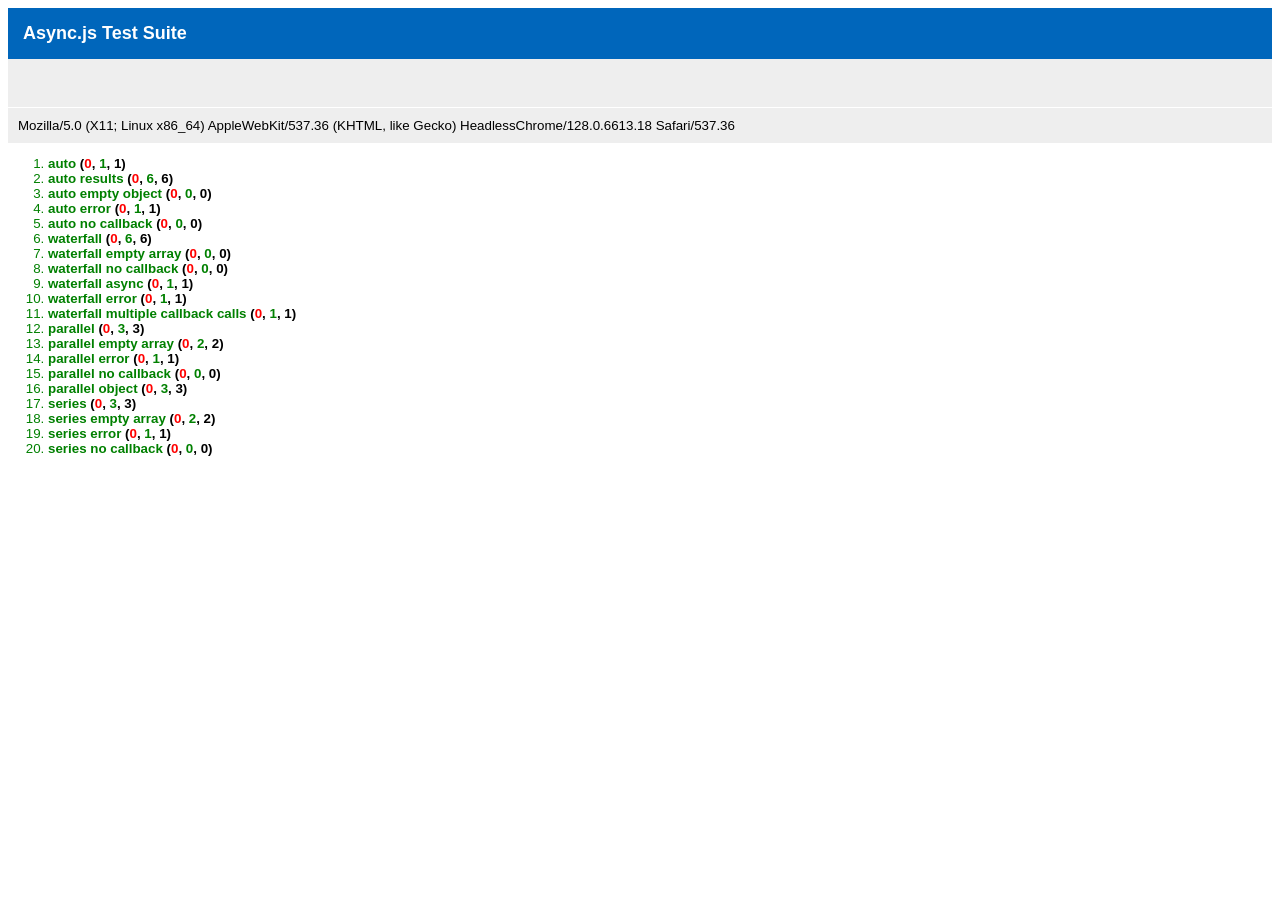
<file: couchapp/packages/attachments/node_modules/async/test/test.html>
<html>
  <head>
    <title>Async.js Test Suite</title>
    <!--
      async must be included after nodeunit because nodeunit already uses
      the async lib internally and will overwrite the version we want to test
    -->
    <script src="../deps/nodeunit.js"></script>
    <script src="../lib/async.js"></script>
    <link rel="stylesheet" href="../deps/nodeunit.css" type="text/css" media="screen" />
    <script>
      var _async = this.async;
      this.require = function () { return _async; };
      this.exports = {};
    </script>
    <script src="test-async.js"></script>
  </head>
  <body>
    <h1 id="nodeunit-header">Async.js Test Suite</h1>
    <script>
      nodeunit.run({'test-async': exports});
    </script>
  </body>
</html>
</file>
<file: couchapp/packages/modules/node_modules/uglify-js/docstyle.css>
html { font-family: "Lucida Grande","Trebuchet MS",sans-serif; font-size: 12pt; }
body { max-width: 60em; }
.title  { text-align: center; }
.todo   { color: red; }
.done   { color: green; }
.tag    { background-color:lightblue; font-weight:normal }
.target { }
.timestamp { color: grey }
.timestamp-kwd { color: CadetBlue }
p.verse { margin-left: 3% }
pre {
  border: 1pt solid #AEBDCC;
  background-color: #F3F5F7;
  padding: 5pt;
  font-family: monospace;
  font-size: 90%;
  overflow:auto;
}
pre.src {
  background-color: #eee; color: #112; border: 1px solid #000;
}
table { border-collapse: collapse; }
td, th { vertical-align: top; }
dt { font-weight: bold; }
div.figure { padding: 0.5em; }
div.figure p { text-align: center; }
.linenr { font-size:smaller }
.code-highlighted {background-color:#ffff00;}
.org-info-js_info-navigation { border-style:none; }
#org-info-js_console-label { font-size:10px; font-weight:bold;
  white-space:nowrap; }
.org-info-js_search-highlight {background-color:#ffff00; color:#000000;
  font-weight:bold; }

sup {
  vertical-align: baseline;
  position: relative;
  top: -0.5em;
  font-size: 80%;
}

sup a:link, sup a:visited {
  text-decoration: none;
  color: #c00;
}

sup a:before { content: "["; color: #999; }
sup a:after { content: "]"; color: #999; }

h1.title { border-bottom: 4px solid #000; padding-bottom: 5px; margin-bottom: 2em; }

#postamble {
  color: #777;
  font-size: 90%;
  padding-top: 1em; padding-bottom: 1em; border-top: 1px solid #999;
  margin-top: 2em;
  padding-left: 2em;
  padding-right: 2em;
  text-align: right;
}

#postamble p { margin: 0; }

#footnotes { border-top: 1px solid #000; }

h1 { font-size: 200% }
h2 { font-size: 175% }
h3 { font-size: 150% }
h4 { font-size: 125% }

h1, h2, h3, h4 { font-family: "Bookman",Georgia,"Times New Roman",serif; font-weight: normal; }

@media print {
  html { font-size: 11pt; }
}
</file>
<file: couchapp/packages/attachments/node_modules/async/deps/nodeunit.css>
/*!
 * Styles taken from qunit.css
 */

h1#nodeunit-header, h1.nodeunit-header {
    padding: 15px;
    font-size: large;
    background-color: #06b;
    color: white;
    font-family: 'trebuchet ms', verdana, arial;
    margin: 0;
}

h1#nodeunit-header a {
    color: white;
}

h2#nodeunit-banner {
    height: 2em;
    border-bottom: 1px solid white;
    background-color: #eee;
    margin: 0;
    font-family: 'trebuchet ms', verdana, arial;
}
h2#nodeunit-banner.pass {
    background-color: green;
}
h2#nodeunit-banner.fail {
    background-color: red;
}

h2#nodeunit-userAgent, h2.nodeunit-userAgent {
    padding: 10px;
    background-color: #eee;
    color: black;
    margin: 0;
    font-size: small;
    font-weight: normal;
    font-family: 'trebuchet ms', verdana, arial;
    font-size: 10pt;
}

div#nodeunit-testrunner-toolbar {
    background: #eee;
    border-top: 1px solid black;
    padding: 10px;
    font-family: 'trebuchet ms', verdana, arial;
    margin: 0;
    font-size: 10pt;
}

ol#nodeunit-tests {
    font-family: 'trebuchet ms', verdana, arial;
    font-size: 10pt;
}
ol#nodeunit-tests li strong {
    cursor:pointer;
}
ol#nodeunit-tests .pass {
    color: green;
} 
ol#nodeunit-tests .fail {
    color: red;
} 

p#nodeunit-testresult {
    margin-left: 1em;
    font-size: 10pt;
    font-family: 'trebuchet ms', verdana, arial;
}
</file>
